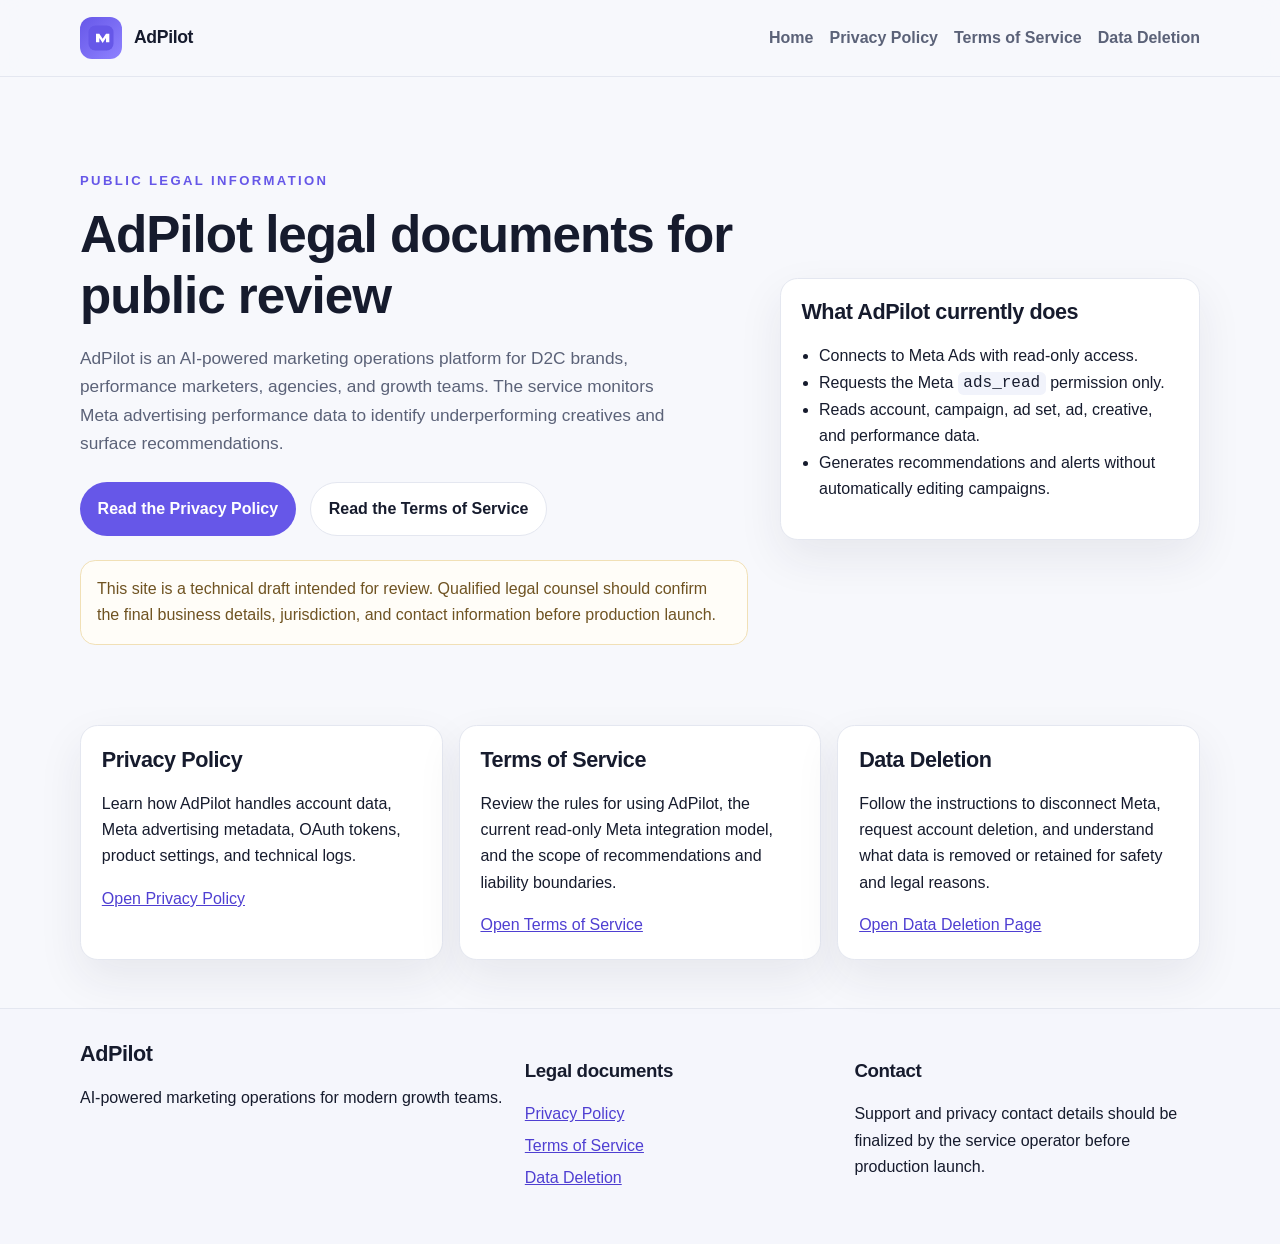
<file: index.html>
<!DOCTYPE html>
<html lang="en">

<head>
  <meta charset="UTF-8" />
  <meta name="viewport" content="width=device-width, initial-scale=1.0" />
  <meta name="description"
    content="AdPilot legal information, privacy policy, terms of service, and data deletion instructions." />
  <meta name="robots" content="index,follow" />
  <link rel="canonical" href="https://adpilot-legal.pages.dev/" />
  <link rel="icon" href="/assets/favicon.svg" type="image/svg+xml" />
  <link rel="stylesheet" href="/styles.css" />
  <title>AdPilot Legal Information</title>
</head>

<body>
  <header class="site-header">
    <div class="container nav-shell">
      <a class="brand" href="/" aria-label="AdPilot home">
        <img src="/assets/adpilot-mark.svg" alt="AdPilot mark" class="brand-mark" />
        <span class="brand-name">AdPilot</span>
      </a>
      <button class="nav-toggle" type="button" aria-expanded="false" aria-controls="site-nav">
        <span class="sr-only">Toggle navigation</span>
        <span></span><span></span><span></span>
      </button>
      <nav id="site-nav" class="site-nav" aria-label="Primary navigation">
        <a href="/">Home</a>
        <a href="/privacy/">Privacy Policy</a>
        <a href="/terms/">Terms of Service</a>
        <a href="/data-deletion/">Data Deletion</a>
      </nav>
    </div>
  </header>

  <main>
    <section class="hero">
      <div class="container hero-grid">
        <div>
          <p class="eyebrow">Public legal information</p>
          <h1>AdPilot legal documents for public review</h1>
          <p class="lead">
            AdPilot is an AI-powered marketing operations platform for D2C brands, performance marketers,
            agencies, and growth teams. The service monitors Meta advertising performance data to identify
            underperforming creatives and surface recommendations.
          </p>
          <div class="hero-actions">
            <a class="button primary" href="/privacy/">Read the Privacy Policy</a>
            <a class="button secondary" href="/terms/">Read the Terms of Service</a>
          </div>
          <p class="review-note">
            This site is a technical draft intended for review. Qualified legal counsel should confirm the
            final business details, jurisdiction, and contact information before production launch.
          </p>
        </div>
        <aside class="card spotlight">
          <h2>What AdPilot currently does</h2>
          <ul>
            <li>Connects to Meta Ads with read-only access.</li>
            <li>Requests the Meta <code>ads_read</code> permission only.</li>
            <li>Reads account, campaign, ad set, ad, creative, and performance data.</li>
            <li>Generates recommendations and alerts without automatically editing campaigns.</li>
          </ul>
        </aside>
      </div>
    </section>

    <section class="section">
      <div class="container card-grid">
        <article class="card">
          <h2>Privacy Policy</h2>
          <p>
            Learn how AdPilot handles account data, Meta advertising metadata, OAuth tokens, product settings,
            and technical logs.
          </p>
          <a href="/privacy/">Open Privacy Policy</a>
        </article>
        <article class="card">
          <h2>Terms of Service</h2>
          <p>
            Review the rules for using AdPilot, the current read-only Meta integration model, and the scope
            of recommendations and liability boundaries.
          </p>
          <a href="/terms/">Open Terms of Service</a>
        </article>
        <article class="card">
          <h2>Data Deletion</h2>
          <p>
            Follow the instructions to disconnect Meta, request account deletion, and understand what data is
            removed or retained for safety and legal reasons.
          </p>
          <a href="/data-deletion/">Open Data Deletion Page</a>
        </article>
      </div>
    </section>
  </main>

  <footer class="site-footer">
    <div class="container footer-grid">
      <div>
        <h2>AdPilot</h2>
        <p>AI-powered marketing operations for modern growth teams.</p>
      </div>
      <div>
        <h3>Legal documents</h3>
        <ul>
          <li><a href="/privacy/">Privacy Policy</a></li>
          <li><a href="/terms/">Terms of Service</a></li>
          <li><a href="/data-deletion/">Data Deletion</a></li>
        </ul>
      </div>
      <div>
        <h3>Contact</h3>
        <p>Support and privacy contact details should be finalized by the service operator before production launch.</p>
      </div>
    </div>
  </footer>

  <script src="/scripts.js"></script>
</body>

</html>
</file>
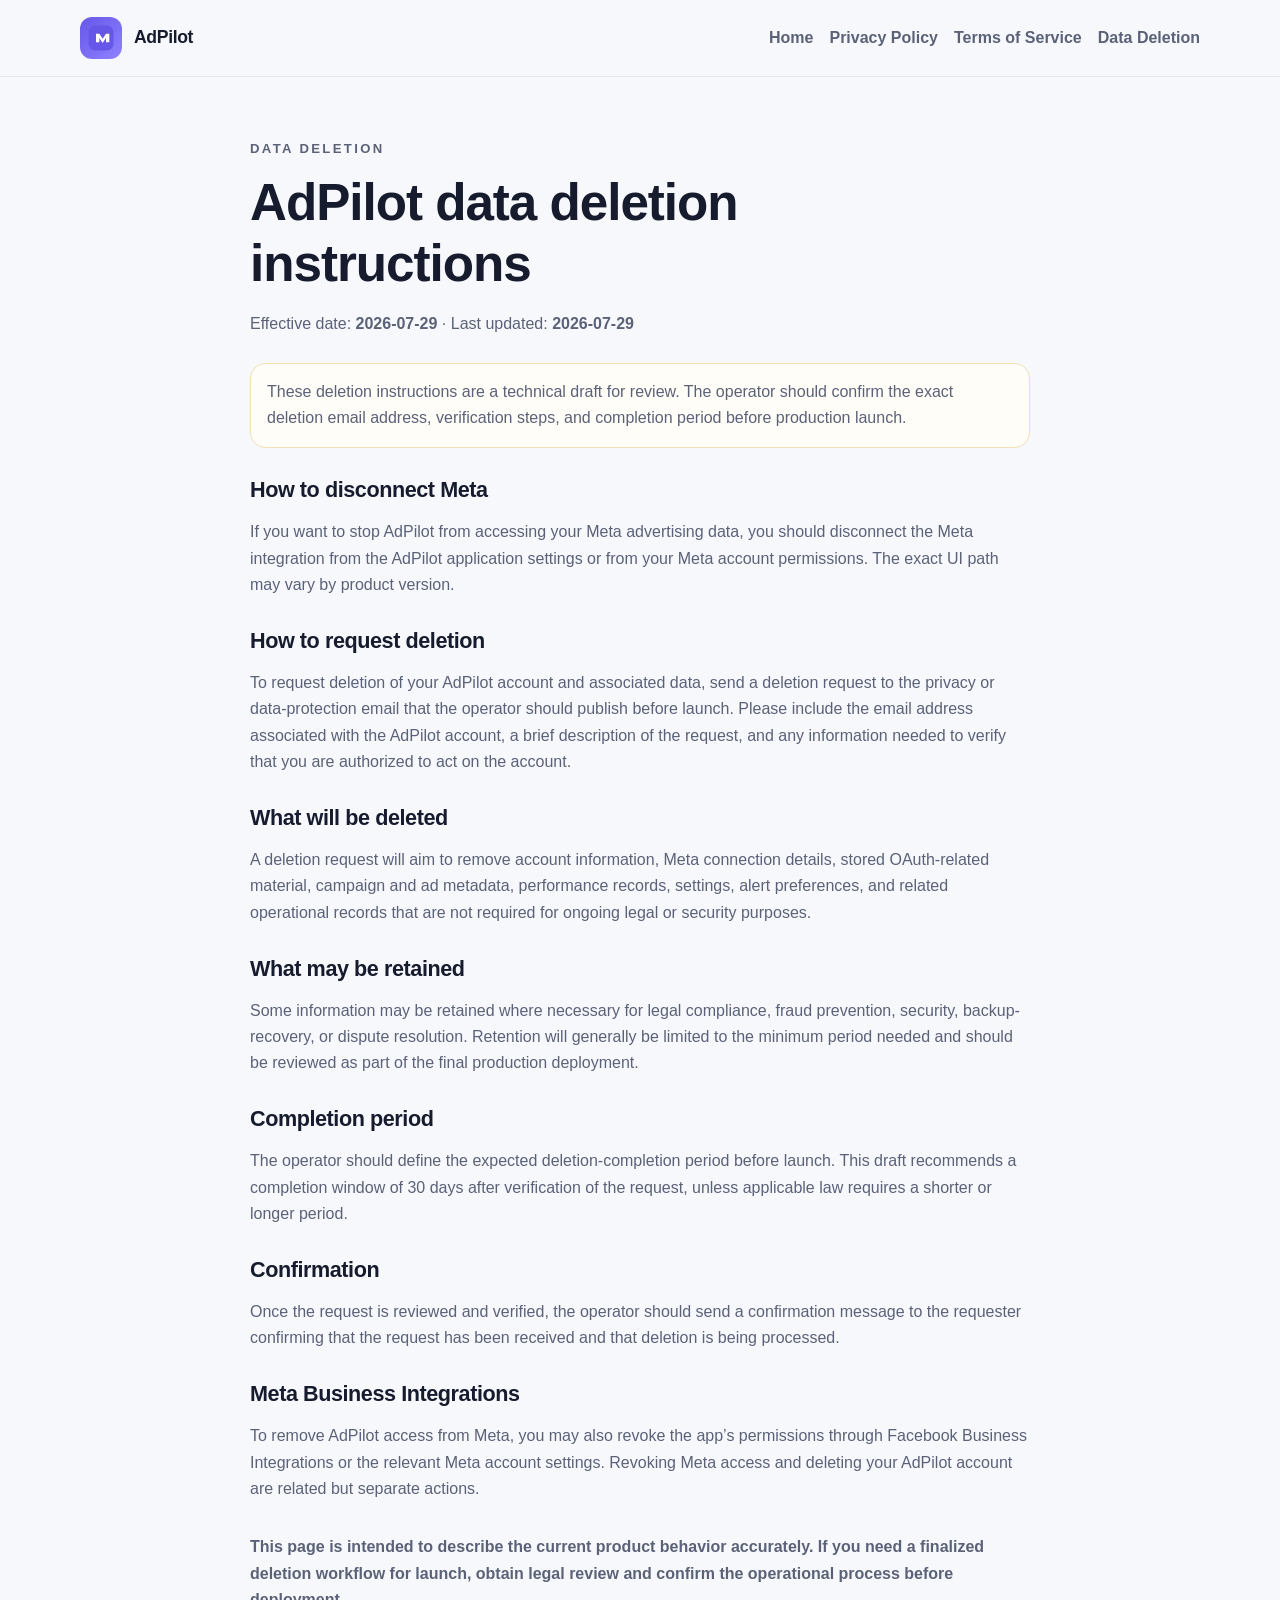
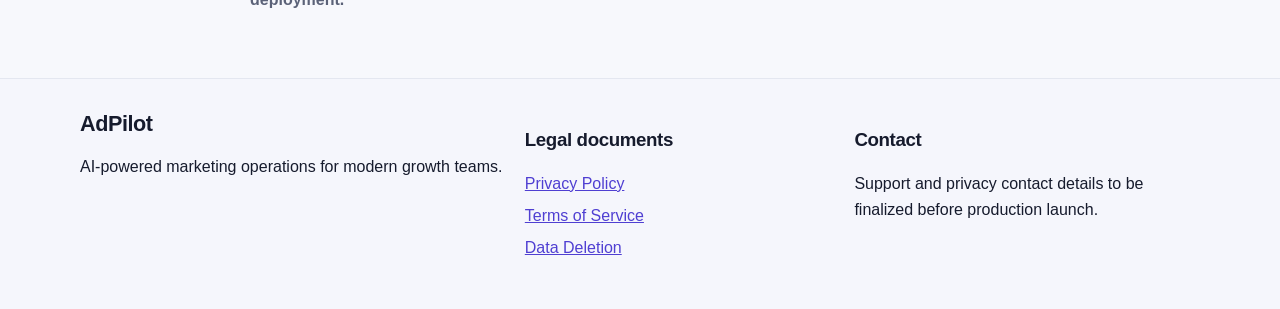
<file: data-deletion/index.html>
<!DOCTYPE html>
<html lang="en">

<head>
  <meta charset="UTF-8" />
  <meta name="viewport" content="width=device-width, initial-scale=1.0" />
  <meta name="description"
    content="AdPilot data deletion instructions for disconnecting Meta, requesting deletion, and understanding retention." />
  <meta name="robots" content="index,follow" />
  <link rel="canonical" href="https://adpilot-legal.pages.dev/data-deletion" />
  <link rel="icon" href="/assets/favicon.svg" type="image/svg+xml" />
  <link rel="stylesheet" href="/styles.css" />
  <title>AdPilot Data Deletion</title>
</head>

<body>
  <header class="site-header">
    <div class="container nav-shell">
      <a class="brand" href="/" aria-label="AdPilot home">
        <img src="/assets/adpilot-mark.svg" alt="AdPilot mark" class="brand-mark" />
        <span class="brand-name">AdPilot</span>
      </a>
      <button class="nav-toggle" type="button" aria-expanded="false" aria-controls="site-nav">
        <span class="sr-only">Toggle navigation</span>
        <span></span><span></span><span></span>
      </button>
      <nav id="site-nav" class="site-nav" aria-label="Primary navigation">
        <a href="/">Home</a>
        <a href="/privacy/">Privacy Policy</a>
        <a href="/terms/">Terms of Service</a>
        <a href="/data-deletion/">Data Deletion</a>
      </nav>
    </div>
  </header>

  <main class="policy-page">
    <div class="container narrow">
      <p class="eyebrow">Data Deletion</p>
      <h1>AdPilot data deletion instructions</h1>
      <p class="meta">Effective date: <strong>2026-07-29</strong> · Last updated: <strong>2026-07-29</strong></p>
      <p class="review-note">
        These deletion instructions are a technical draft for review. The operator should confirm the exact
        deletion email address, verification steps, and completion period before production launch.
      </p>

      <h2>How to disconnect Meta</h2>
      <p>
        If you want to stop AdPilot from accessing your Meta advertising data, you should disconnect the Meta
        integration from the AdPilot application settings or from your Meta account permissions. The exact UI
        path may vary by product version.
      </p>

      <h2>How to request deletion</h2>
      <p>
        To request deletion of your AdPilot account and associated data, send a deletion request to the privacy
        or data-protection email that the operator should publish before launch. Please include the email address
        associated with the AdPilot account, a brief description of the request, and any information needed to
        verify that you are authorized to act on the account.
      </p>

      <h2>What will be deleted</h2>
      <p>
        A deletion request will aim to remove account information, Meta connection details, stored OAuth-related
        material, campaign and ad metadata, performance records, settings, alert preferences, and related
        operational records that are not required for ongoing legal or security purposes.
      </p>

      <h2>What may be retained</h2>
      <p>
        Some information may be retained where necessary for legal compliance, fraud prevention, security,
        backup-recovery, or dispute resolution. Retention will generally be limited to the minimum period needed
        and should be reviewed as part of the final production deployment.
      </p>

      <h2>Completion period</h2>
      <p>
        The operator should define the expected deletion-completion period before launch. This draft recommends a
        completion window of 30 days after verification of the request, unless applicable law requires a shorter
        or longer period.
      </p>

      <h2>Confirmation</h2>
      <p>
        Once the request is reviewed and verified, the operator should send a confirmation message to the
        requester confirming that the request has been received and that deletion is being processed.
      </p>

      <h2>Meta Business Integrations</h2>
      <p>
        To remove AdPilot access from Meta, you may also revoke the app’s permissions through Facebook Business
        Integrations or the relevant Meta account settings. Revoking Meta access and deleting your AdPilot
        account are related but separate actions.
      </p>

      <p class="closing">
        This page is intended to describe the current product behavior accurately. If you need a finalized
        deletion workflow for launch, obtain legal review and confirm the operational process before deployment.
      </p>
    </div>
  </main>

  <footer class="site-footer">
    <div class="container footer-grid">
      <div>
        <h2>AdPilot</h2>
        <p>AI-powered marketing operations for modern growth teams.</p>
      </div>
      <div>
        <h3>Legal documents</h3>
        <ul>
          <li><a href="/privacy/">Privacy Policy</a></li>
          <li><a href="/terms/">Terms of Service</a></li>
          <li><a href="/data-deletion/">Data Deletion</a></li>
        </ul>
      </div>
      <div>
        <h3>Contact</h3>
        <p>Support and privacy contact details to be finalized before production launch.</p>
      </div>
    </div>
  </footer>

  <script src="/scripts.js"></script>
</body>

</html>
</file>
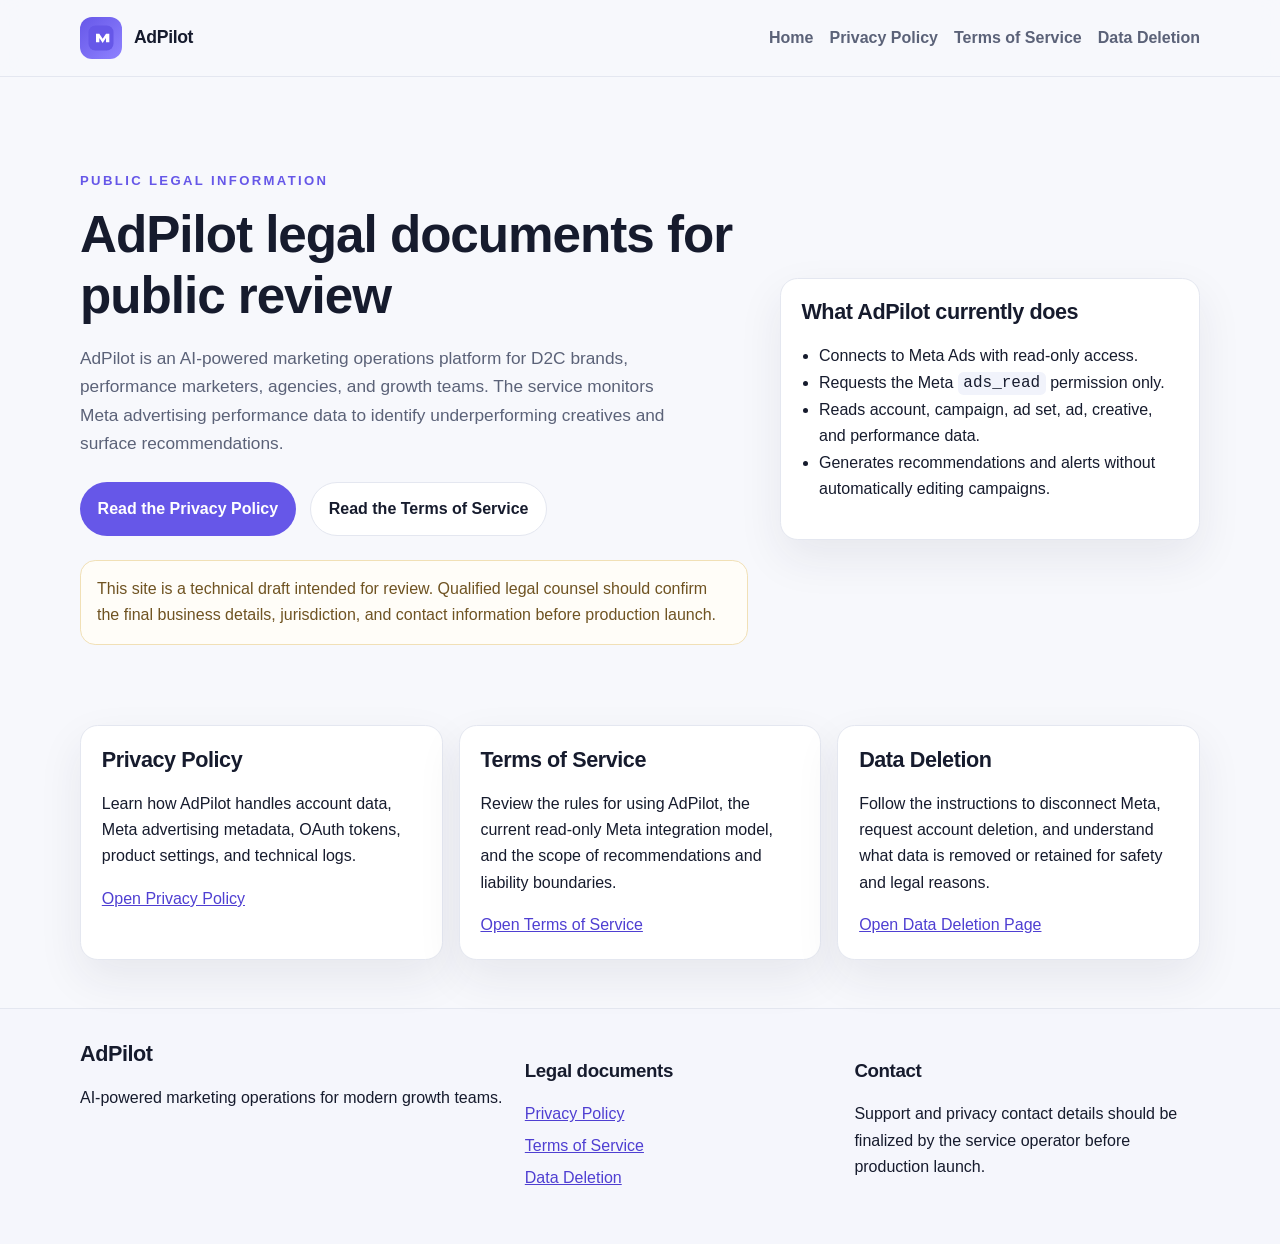
<file: legal-site/index.html>
<!DOCTYPE html>
<html lang="en">

<head>
  <meta charset="UTF-8" />
  <meta name="viewport" content="width=device-width, initial-scale=1.0" />
  <meta name="description"
    content="AdPilot legal information, privacy policy, terms of service, and data deletion instructions." />
  <meta name="robots" content="index,follow" />
  <link rel="canonical" href="https://prashanth-reddy8.github.io/AdPilotWebsite/" />
  <link rel="icon" href="assets/favicon.svg" type="image/svg+xml" />
  <link rel="stylesheet" href="styles.css" />
  <title>AdPilot Legal Information</title>
</head>

<body>
  <header class="site-header">
    <div class="container nav-shell">
      <a class="brand" href="./" aria-label="AdPilot home">
        <img src="assets/adpilot-mark.svg" alt="AdPilot mark" class="brand-mark" />
        <span class="brand-name">AdPilot</span>
      </a>
      <button class="nav-toggle" type="button" aria-expanded="false" aria-controls="site-nav">
        <span class="sr-only">Toggle navigation</span>
        <span></span><span></span><span></span>
      </button>
      <nav id="site-nav" class="site-nav" aria-label="Primary navigation">
        <a href="./">Home</a>
        <a href="privacy/">Privacy Policy</a>
        <a href="terms/">Terms of Service</a>
        <a href="data-deletion/">Data Deletion</a>
      </nav>
    </div>
  </header>

  <main>
    <section class="hero">
      <div class="container hero-grid">
        <div>
          <p class="eyebrow">Public legal information</p>
          <h1>AdPilot legal documents for public review</h1>
          <p class="lead">
            AdPilot is an AI-powered marketing operations platform for D2C brands, performance marketers,
            agencies, and growth teams. The service monitors Meta advertising performance data to identify
            underperforming creatives and surface recommendations.
          </p>
          <div class="hero-actions">
            <a class="button primary" href="privacy/">Read the Privacy Policy</a>
            <a class="button secondary" href="terms/">Read the Terms of Service</a>
          </div>
          <p class="review-note">
            This site is a technical draft intended for review. Qualified legal counsel should confirm the
            final business details, jurisdiction, and contact information before production launch.
          </p>
        </div>
        <aside class="card spotlight">
          <h2>What AdPilot currently does</h2>
          <ul>
            <li>Connects to Meta Ads with read-only access.</li>
            <li>Requests the Meta <code>ads_read</code> permission only.</li>
            <li>Reads account, campaign, ad set, ad, creative, and performance data.</li>
            <li>Generates recommendations and alerts without automatically editing campaigns.</li>
          </ul>
        </aside>
      </div>
    </section>

    <section class="section">
      <div class="container card-grid">
        <article class="card">
          <h2>Privacy Policy</h2>
          <p>
            Learn how AdPilot handles account data, Meta advertising metadata, OAuth tokens, product settings,
            and technical logs.
          </p>
          <a href="privacy/">Open Privacy Policy</a>
        </article>
        <article class="card">
          <h2>Terms of Service</h2>
          <p>
            Review the rules for using AdPilot, the current read-only Meta integration model, and the scope
            of recommendations and liability boundaries.
          </p>
          <a href="terms/">Open Terms of Service</a>
        </article>
        <article class="card">
          <h2>Data Deletion</h2>
          <p>
            Follow the instructions to disconnect Meta, request account deletion, and understand what data is
            removed or retained for safety and legal reasons.
          </p>
          <a href="data-deletion/">Open Data Deletion Page</a>
        </article>
      </div>
    </section>
  </main>

  <footer class="site-footer">
    <div class="container footer-grid">
      <div>
        <h2>AdPilot</h2>
        <p>AI-powered marketing operations for modern growth teams.</p>
      </div>
      <div>
        <h3>Legal documents</h3>
        <ul>
          <li><a href="privacy/">Privacy Policy</a></li>
          <li><a href="terms/">Terms of Service</a></li>
          <li><a href="data-deletion/">Data Deletion</a></li>
        </ul>
      </div>
      <div>
        <h3>Contact</h3>
        <p>Support and privacy contact details should be finalized by the service operator before production launch.</p>
      </div>
    </div>
  </footer>

  <script src="scripts.js"></script>
</body>

</html>
</file>
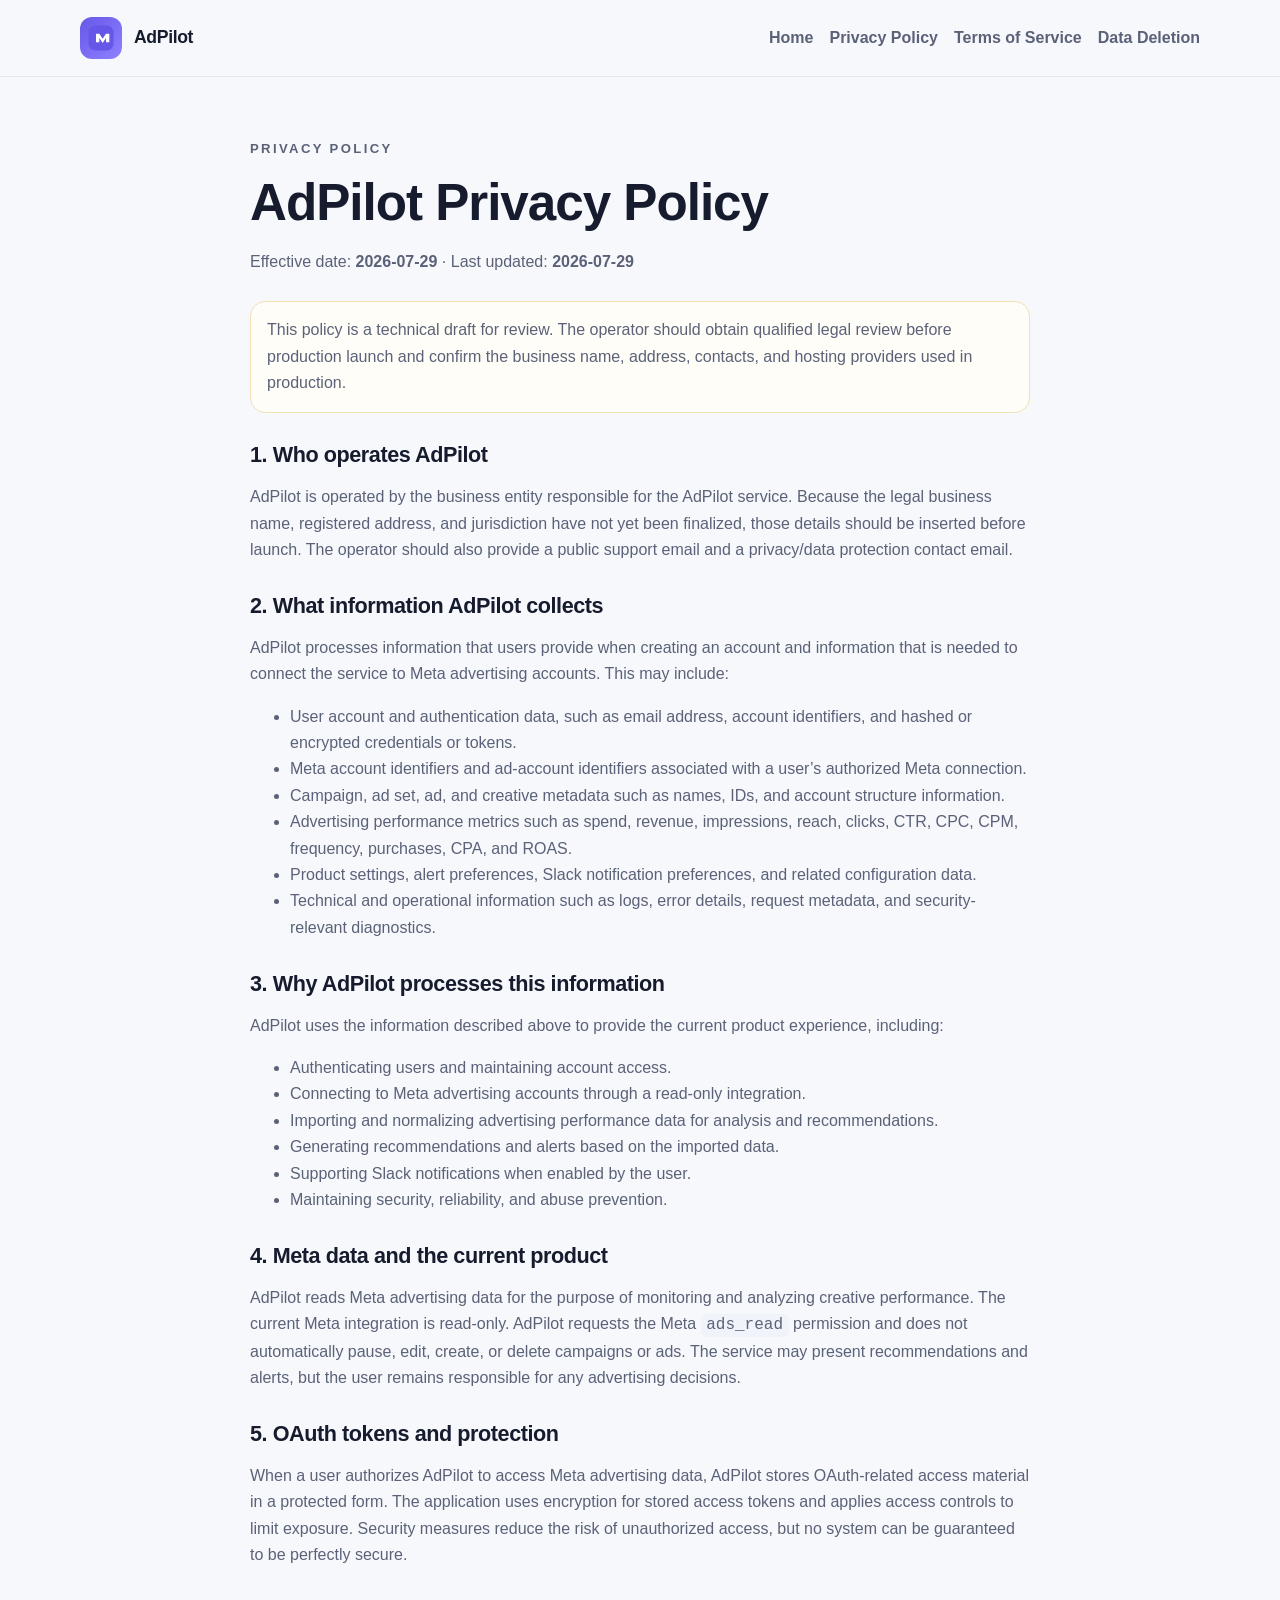
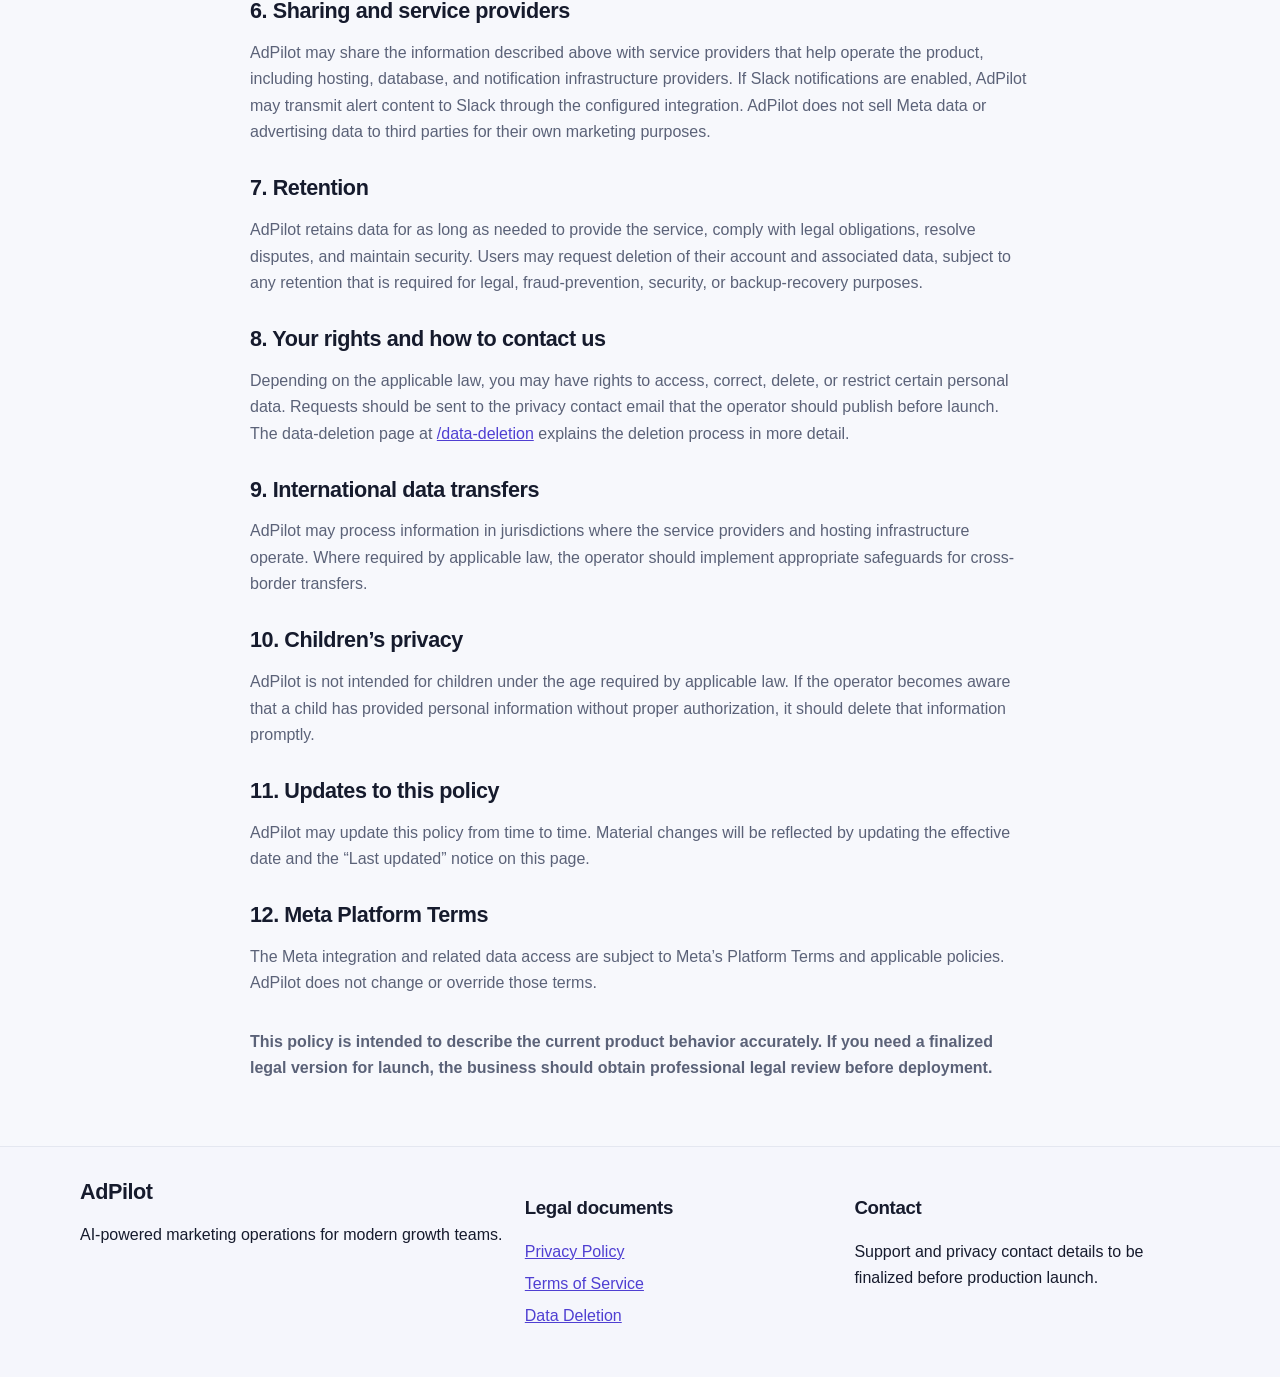
<file: privacy/index.html>
<!DOCTYPE html>
<html lang="en">

<head>
  <meta charset="UTF-8" />
  <meta name="viewport" content="width=device-width, initial-scale=1.0" />
  <meta name="description"
    content="AdPilot Privacy Policy describing data collected, processing purposes, retention, and user rights." />
  <meta name="robots" content="index,follow" />
  <link rel="canonical" href="https://adpilot-legal.pages.dev/privacy" />
  <link rel="icon" href="/assets/favicon.svg" type="image/svg+xml" />
  <link rel="stylesheet" href="/styles.css" />
  <title>AdPilot Privacy Policy</title>
</head>

<body>
  <header class="site-header">
    <div class="container nav-shell">
      <a class="brand" href="/" aria-label="AdPilot home">
        <img src="/assets/adpilot-mark.svg" alt="AdPilot mark" class="brand-mark" />
        <span class="brand-name">AdPilot</span>
      </a>
      <button class="nav-toggle" type="button" aria-expanded="false" aria-controls="site-nav">
        <span class="sr-only">Toggle navigation</span>
        <span></span><span></span><span></span>
      </button>
      <nav id="site-nav" class="site-nav" aria-label="Primary navigation">
        <a href="/">Home</a>
        <a href="/privacy/">Privacy Policy</a>
        <a href="/terms/">Terms of Service</a>
        <a href="/data-deletion/">Data Deletion</a>
      </nav>
    </div>
  </header>

  <main class="policy-page">
    <div class="container narrow">
      <p class="eyebrow">Privacy Policy</p>
      <h1>AdPilot Privacy Policy</h1>
      <p class="meta">Effective date: <strong>2026-07-29</strong> · Last updated: <strong>2026-07-29</strong></p>
      <p class="review-note">
        This policy is a technical draft for review. The operator should obtain qualified legal review before
        production launch and confirm the business name, address, contacts, and hosting providers used in
        production.
      </p>

      <h2>1. Who operates AdPilot</h2>
      <p>
        AdPilot is operated by the business entity responsible for the AdPilot service. Because the legal
        business name, registered address, and jurisdiction have not yet been finalized, those details should
        be inserted before launch. The operator should also provide a public support email and a privacy/data
        protection contact email.
      </p>

      <h2>2. What information AdPilot collects</h2>
      <p>
        AdPilot processes information that users provide when creating an account and information that is
        needed to connect the service to Meta advertising accounts. This may include:
      </p>
      <ul>
        <li>User account and authentication data, such as email address, account identifiers, and hashed or encrypted
          credentials or tokens.</li>
        <li>Meta account identifiers and ad-account identifiers associated with a user’s authorized Meta connection.
        </li>
        <li>Campaign, ad set, ad, and creative metadata such as names, IDs, and account structure information.</li>
        <li>Advertising performance metrics such as spend, revenue, impressions, reach, clicks, CTR, CPC, CPM,
          frequency, purchases, CPA, and ROAS.</li>
        <li>Product settings, alert preferences, Slack notification preferences, and related configuration data.</li>
        <li>Technical and operational information such as logs, error details, request metadata, and security-relevant
          diagnostics.</li>
      </ul>

      <h2>3. Why AdPilot processes this information</h2>
      <p>
        AdPilot uses the information described above to provide the current product experience, including:
      </p>
      <ul>
        <li>Authenticating users and maintaining account access.</li>
        <li>Connecting to Meta advertising accounts through a read-only integration.</li>
        <li>Importing and normalizing advertising performance data for analysis and recommendations.</li>
        <li>Generating recommendations and alerts based on the imported data.</li>
        <li>Supporting Slack notifications when enabled by the user.</li>
        <li>Maintaining security, reliability, and abuse prevention.</li>
      </ul>

      <h2>4. Meta data and the current product</h2>
      <p>
        AdPilot reads Meta advertising data for the purpose of monitoring and analyzing creative performance.
        The current Meta integration is read-only. AdPilot requests the Meta <code>ads_read</code> permission
        and does not automatically pause, edit, create, or delete campaigns or ads. The service may present
        recommendations and alerts, but the user remains responsible for any advertising decisions.
      </p>

      <h2>5. OAuth tokens and protection</h2>
      <p>
        When a user authorizes AdPilot to access Meta advertising data, AdPilot stores OAuth-related access
        material in a protected form. The application uses encryption for stored access tokens and applies
        access controls to limit exposure. Security measures reduce the risk of unauthorized access, but no
        system can be guaranteed to be perfectly secure.
      </p>

      <h2>6. Sharing and service providers</h2>
      <p>
        AdPilot may share the information described above with service providers that help operate the product,
        including hosting, database, and notification infrastructure providers. If Slack notifications are enabled,
        AdPilot may transmit alert content to Slack through the configured integration. AdPilot does not sell Meta
        data or advertising data to third parties for their own marketing purposes.
      </p>

      <h2>7. Retention</h2>
      <p>
        AdPilot retains data for as long as needed to provide the service, comply with legal obligations,
        resolve disputes, and maintain security. Users may request deletion of their account and associated data,
        subject to any retention that is required for legal, fraud-prevention, security, or backup-recovery
        purposes.
      </p>

      <h2>8. Your rights and how to contact us</h2>
      <p>
        Depending on the applicable law, you may have rights to access, correct, delete, or restrict certain
        personal data. Requests should be sent to the privacy contact email that the operator should publish
        before launch. The data-deletion page at <a href="/data-deletion/">/data-deletion</a> explains the
        deletion process in more detail.
      </p>

      <h2>9. International data transfers</h2>
      <p>
        AdPilot may process information in jurisdictions where the service providers and hosting infrastructure
        operate. Where required by applicable law, the operator should implement appropriate safeguards for
        cross-border transfers.
      </p>

      <h2>10. Children’s privacy</h2>
      <p>
        AdPilot is not intended for children under the age required by applicable law. If the operator becomes
        aware that a child has provided personal information without proper authorization, it should delete that
        information promptly.
      </p>

      <h2>11. Updates to this policy</h2>
      <p>
        AdPilot may update this policy from time to time. Material changes will be reflected by updating the
        effective date and the “Last updated” notice on this page.
      </p>

      <h2>12. Meta Platform Terms</h2>
      <p>
        The Meta integration and related data access are subject to Meta’s Platform Terms and applicable policies.
        AdPilot does not change or override those terms.
      </p>

      <p class="closing">
        This policy is intended to describe the current product behavior accurately. If you need a finalized
        legal version for launch, the business should obtain professional legal review before deployment.
      </p>
    </div>
  </main>

  <footer class="site-footer">
    <div class="container footer-grid">
      <div>
        <h2>AdPilot</h2>
        <p>AI-powered marketing operations for modern growth teams.</p>
      </div>
      <div>
        <h3>Legal documents</h3>
        <ul>
          <li><a href="/privacy/">Privacy Policy</a></li>
          <li><a href="/terms/">Terms of Service</a></li>
          <li><a href="/data-deletion/">Data Deletion</a></li>
        </ul>
      </div>
      <div>
        <h3>Contact</h3>
        <p>Support and privacy contact details to be finalized before production launch.</p>
      </div>
    </div>
  </footer>

  <script src="/scripts.js"></script>
</body>

</html>
</file>
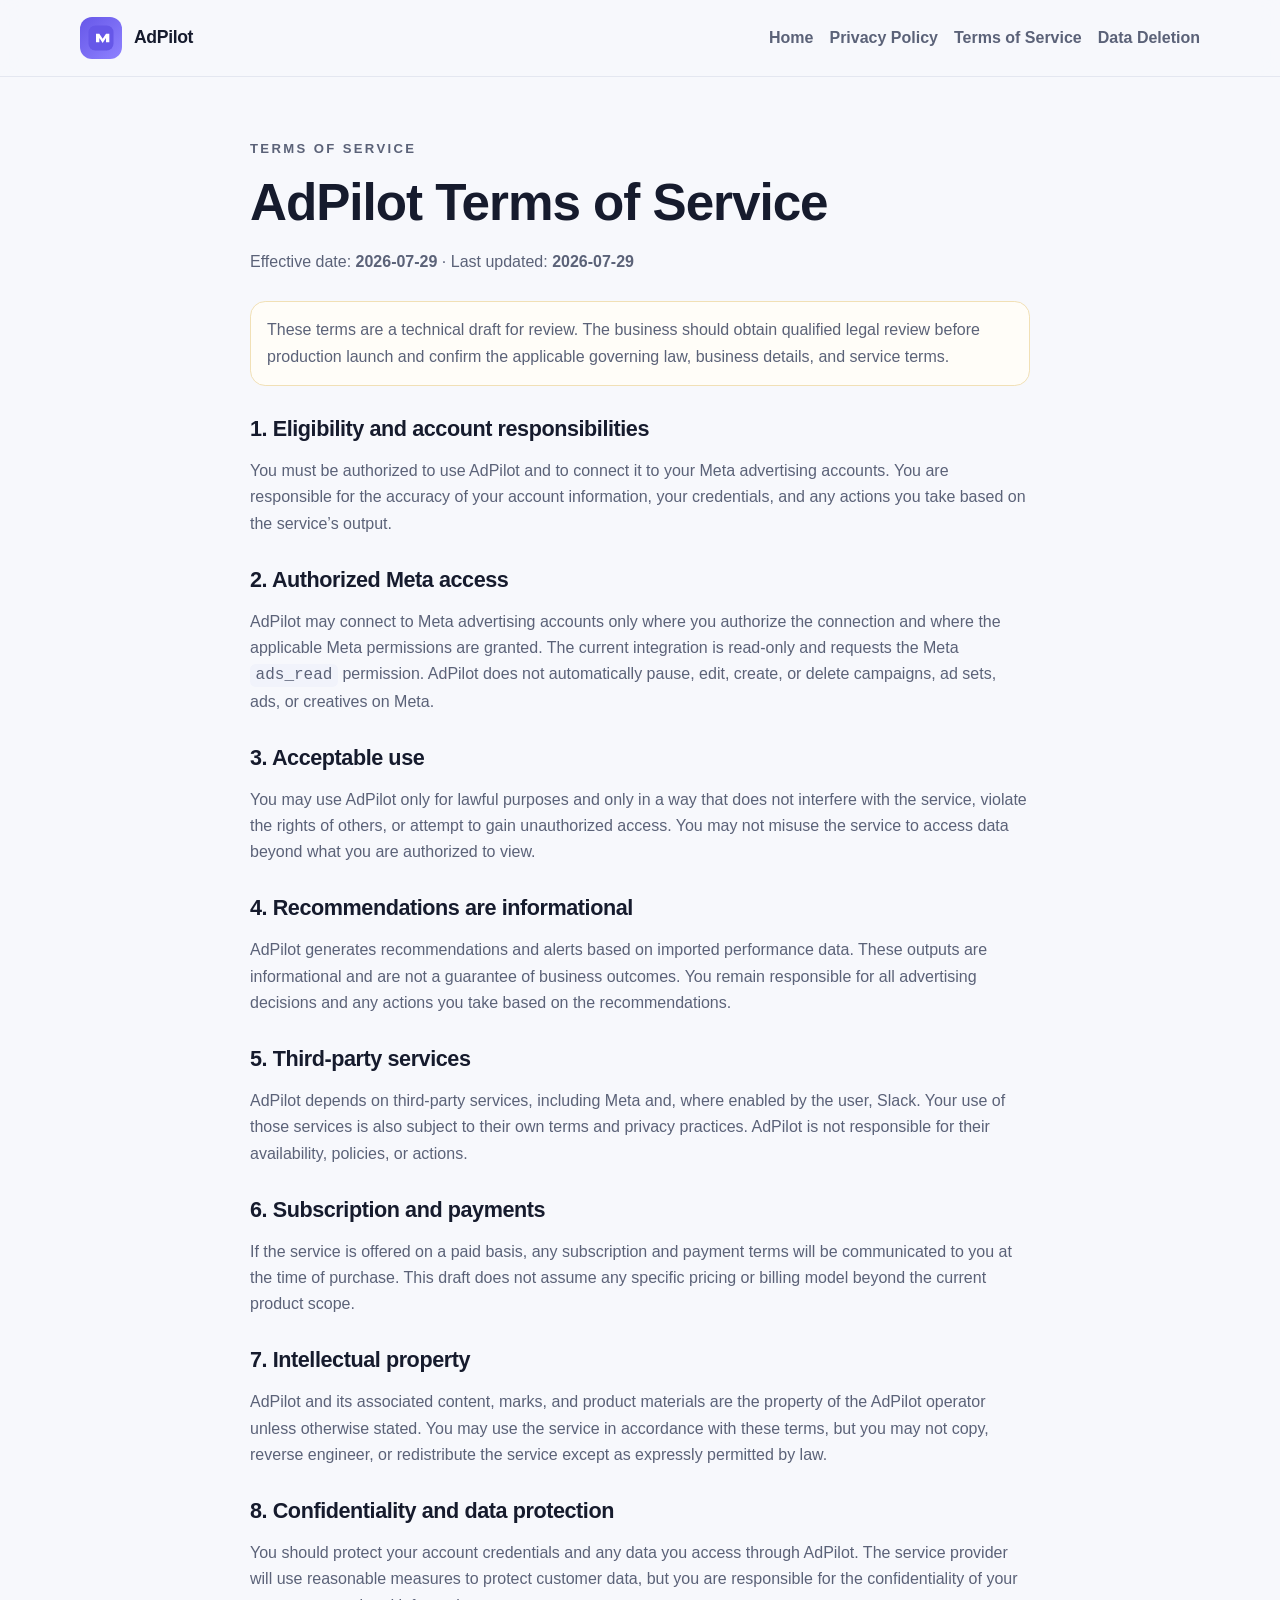
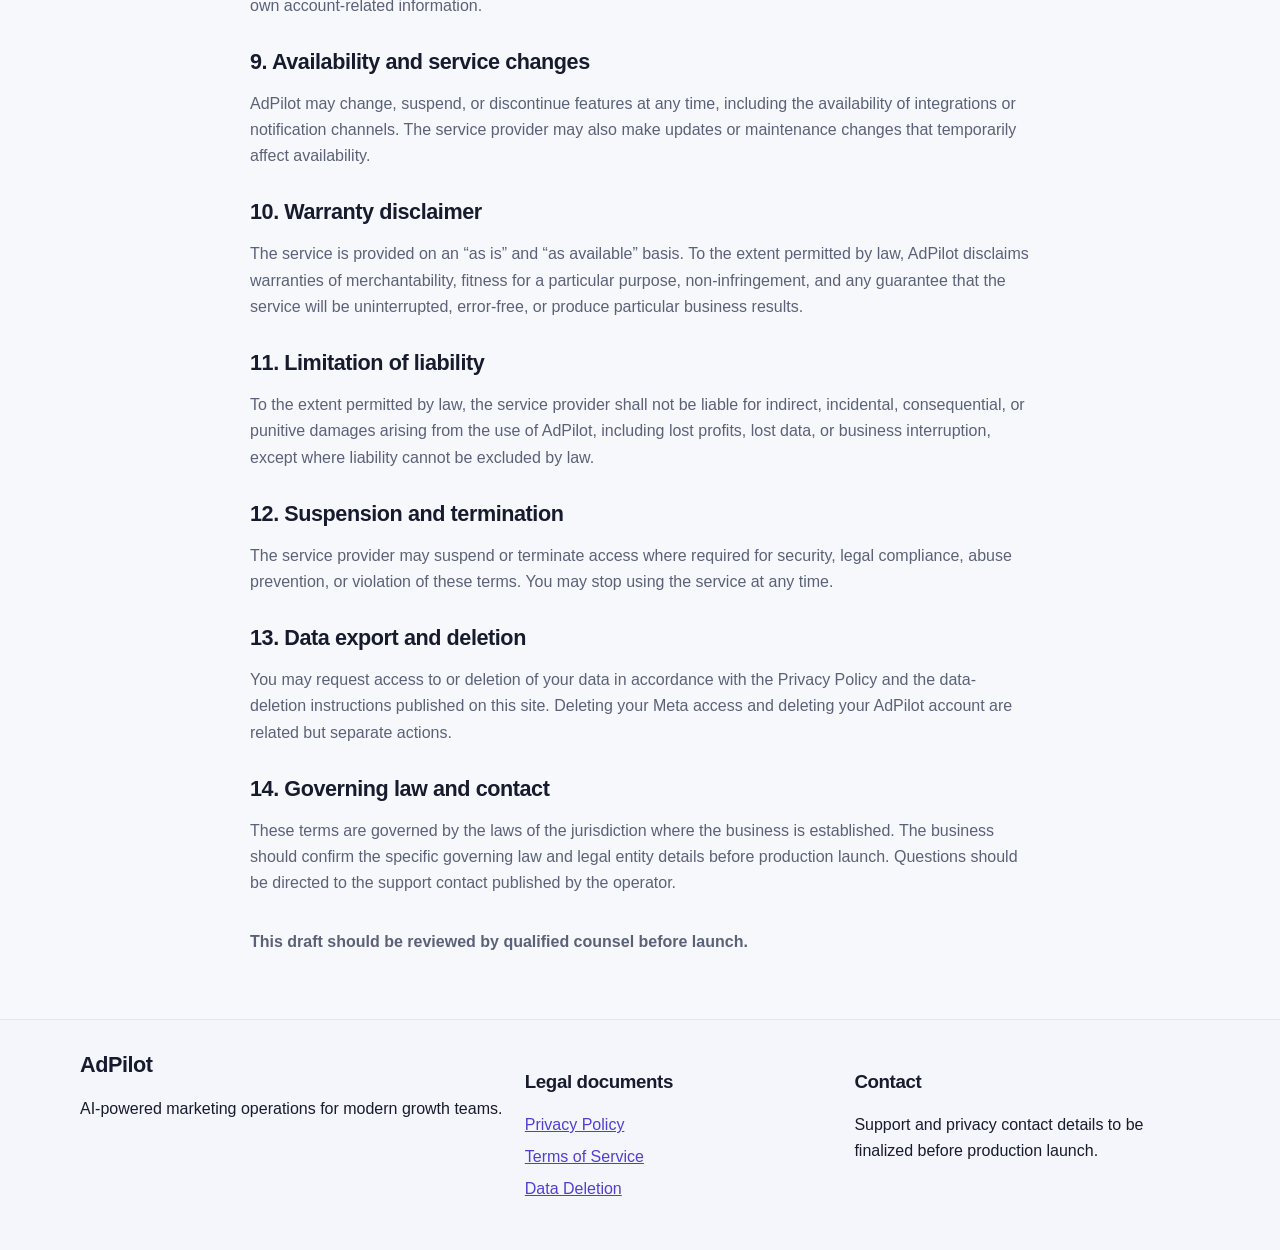
<file: terms/index.html>
<!DOCTYPE html>
<html lang="en">

<head>
  <meta charset="UTF-8" />
  <meta name="viewport" content="width=device-width, initial-scale=1.0" />
  <meta name="description"
    content="AdPilot Terms of Service covering account use, Meta access, recommendations, and liability." />
  <meta name="robots" content="index,follow" />
  <link rel="canonical" href="https://adpilot-legal.pages.dev/terms" />
  <link rel="icon" href="/assets/favicon.svg" type="image/svg+xml" />
  <link rel="stylesheet" href="/styles.css" />
  <title>AdPilot Terms of Service</title>
</head>

<body>
  <header class="site-header">
    <div class="container nav-shell">
      <a class="brand" href="/" aria-label="AdPilot home">
        <img src="/assets/adpilot-mark.svg" alt="AdPilot mark" class="brand-mark" />
        <span class="brand-name">AdPilot</span>
      </a>
      <button class="nav-toggle" type="button" aria-expanded="false" aria-controls="site-nav">
        <span class="sr-only">Toggle navigation</span>
        <span></span><span></span><span></span>
      </button>
      <nav id="site-nav" class="site-nav" aria-label="Primary navigation">
        <a href="/">Home</a>
        <a href="/privacy/">Privacy Policy</a>
        <a href="/terms/">Terms of Service</a>
        <a href="/data-deletion/">Data Deletion</a>
      </nav>
    </div>
  </header>

  <main class="policy-page">
    <div class="container narrow">
      <p class="eyebrow">Terms of Service</p>
      <h1>AdPilot Terms of Service</h1>
      <p class="meta">Effective date: <strong>2026-07-29</strong> · Last updated: <strong>2026-07-29</strong></p>
      <p class="review-note">
        These terms are a technical draft for review. The business should obtain qualified legal review before
        production launch and confirm the applicable governing law, business details, and service terms.
      </p>

      <h2>1. Eligibility and account responsibilities</h2>
      <p>
        You must be authorized to use AdPilot and to connect it to your Meta advertising accounts. You are
        responsible for the accuracy of your account information, your credentials, and any actions you take
        based on the service’s output.
      </p>

      <h2>2. Authorized Meta access</h2>
      <p>
        AdPilot may connect to Meta advertising accounts only where you authorize the connection and where the
        applicable Meta permissions are granted. The current integration is read-only and requests the
        Meta <code>ads_read</code> permission. AdPilot does not automatically pause, edit, create, or delete
        campaigns, ad sets, ads, or creatives on Meta.
      </p>

      <h2>3. Acceptable use</h2>
      <p>
        You may use AdPilot only for lawful purposes and only in a way that does not interfere with the service,
        violate the rights of others, or attempt to gain unauthorized access. You may not misuse the service to
        access data beyond what you are authorized to view.
      </p>

      <h2>4. Recommendations are informational</h2>
      <p>
        AdPilot generates recommendations and alerts based on imported performance data. These outputs are
        informational and are not a guarantee of business outcomes. You remain responsible for all advertising
        decisions and any actions you take based on the recommendations.
      </p>

      <h2>5. Third-party services</h2>
      <p>
        AdPilot depends on third-party services, including Meta and, where enabled by the user, Slack. Your use
        of those services is also subject to their own terms and privacy practices. AdPilot is not responsible
        for their availability, policies, or actions.
      </p>

      <h2>6. Subscription and payments</h2>
      <p>
        If the service is offered on a paid basis, any subscription and payment terms will be communicated to you
        at the time of purchase. This draft does not assume any specific pricing or billing model beyond the
        current product scope.
      </p>

      <h2>7. Intellectual property</h2>
      <p>
        AdPilot and its associated content, marks, and product materials are the property of the AdPilot operator
        unless otherwise stated. You may use the service in accordance with these terms, but you may not copy,
        reverse engineer, or redistribute the service except as expressly permitted by law.
      </p>

      <h2>8. Confidentiality and data protection</h2>
      <p>
        You should protect your account credentials and any data you access through AdPilot. The service provider
        will use reasonable measures to protect customer data, but you are responsible for the confidentiality of
        your own account-related information.
      </p>

      <h2>9. Availability and service changes</h2>
      <p>
        AdPilot may change, suspend, or discontinue features at any time, including the availability of
        integrations or notification channels. The service provider may also make updates or maintenance changes
        that temporarily affect availability.
      </p>

      <h2>10. Warranty disclaimer</h2>
      <p>
        The service is provided on an “as is” and “as available” basis. To the extent permitted by law, AdPilot
        disclaims warranties of merchantability, fitness for a particular purpose, non-infringement, and any
        guarantee that the service will be uninterrupted, error-free, or produce particular business results.
      </p>

      <h2>11. Limitation of liability</h2>
      <p>
        To the extent permitted by law, the service provider shall not be liable for indirect, incidental,
        consequential, or punitive damages arising from the use of AdPilot, including lost profits, lost data,
        or business interruption, except where liability cannot be excluded by law.
      </p>

      <h2>12. Suspension and termination</h2>
      <p>
        The service provider may suspend or terminate access where required for security, legal compliance,
        abuse prevention, or violation of these terms. You may stop using the service at any time.
      </p>

      <h2>13. Data export and deletion</h2>
      <p>
        You may request access to or deletion of your data in accordance with the Privacy Policy and the
        data-deletion instructions published on this site. Deleting your Meta access and deleting your AdPilot
        account are related but separate actions.
      </p>

      <h2>14. Governing law and contact</h2>
      <p>
        These terms are governed by the laws of the jurisdiction where the business is established. The
        business should confirm the specific governing law and legal entity details before production launch.
        Questions should be directed to the support contact published by the operator.
      </p>

      <p class="closing">
        This draft should be reviewed by qualified counsel before launch.
      </p>
    </div>
  </main>

  <footer class="site-footer">
    <div class="container footer-grid">
      <div>
        <h2>AdPilot</h2>
        <p>AI-powered marketing operations for modern growth teams.</p>
      </div>
      <div>
        <h3>Legal documents</h3>
        <ul>
          <li><a href="/privacy/">Privacy Policy</a></li>
          <li><a href="/terms/">Terms of Service</a></li>
          <li><a href="/data-deletion/">Data Deletion</a></li>
        </ul>
      </div>
      <div>
        <h3>Contact</h3>
        <p>Support and privacy contact details to be finalized before production launch.</p>
      </div>
    </div>
  </footer>

  <script src="/scripts.js"></script>
</body>

</html>
</file>
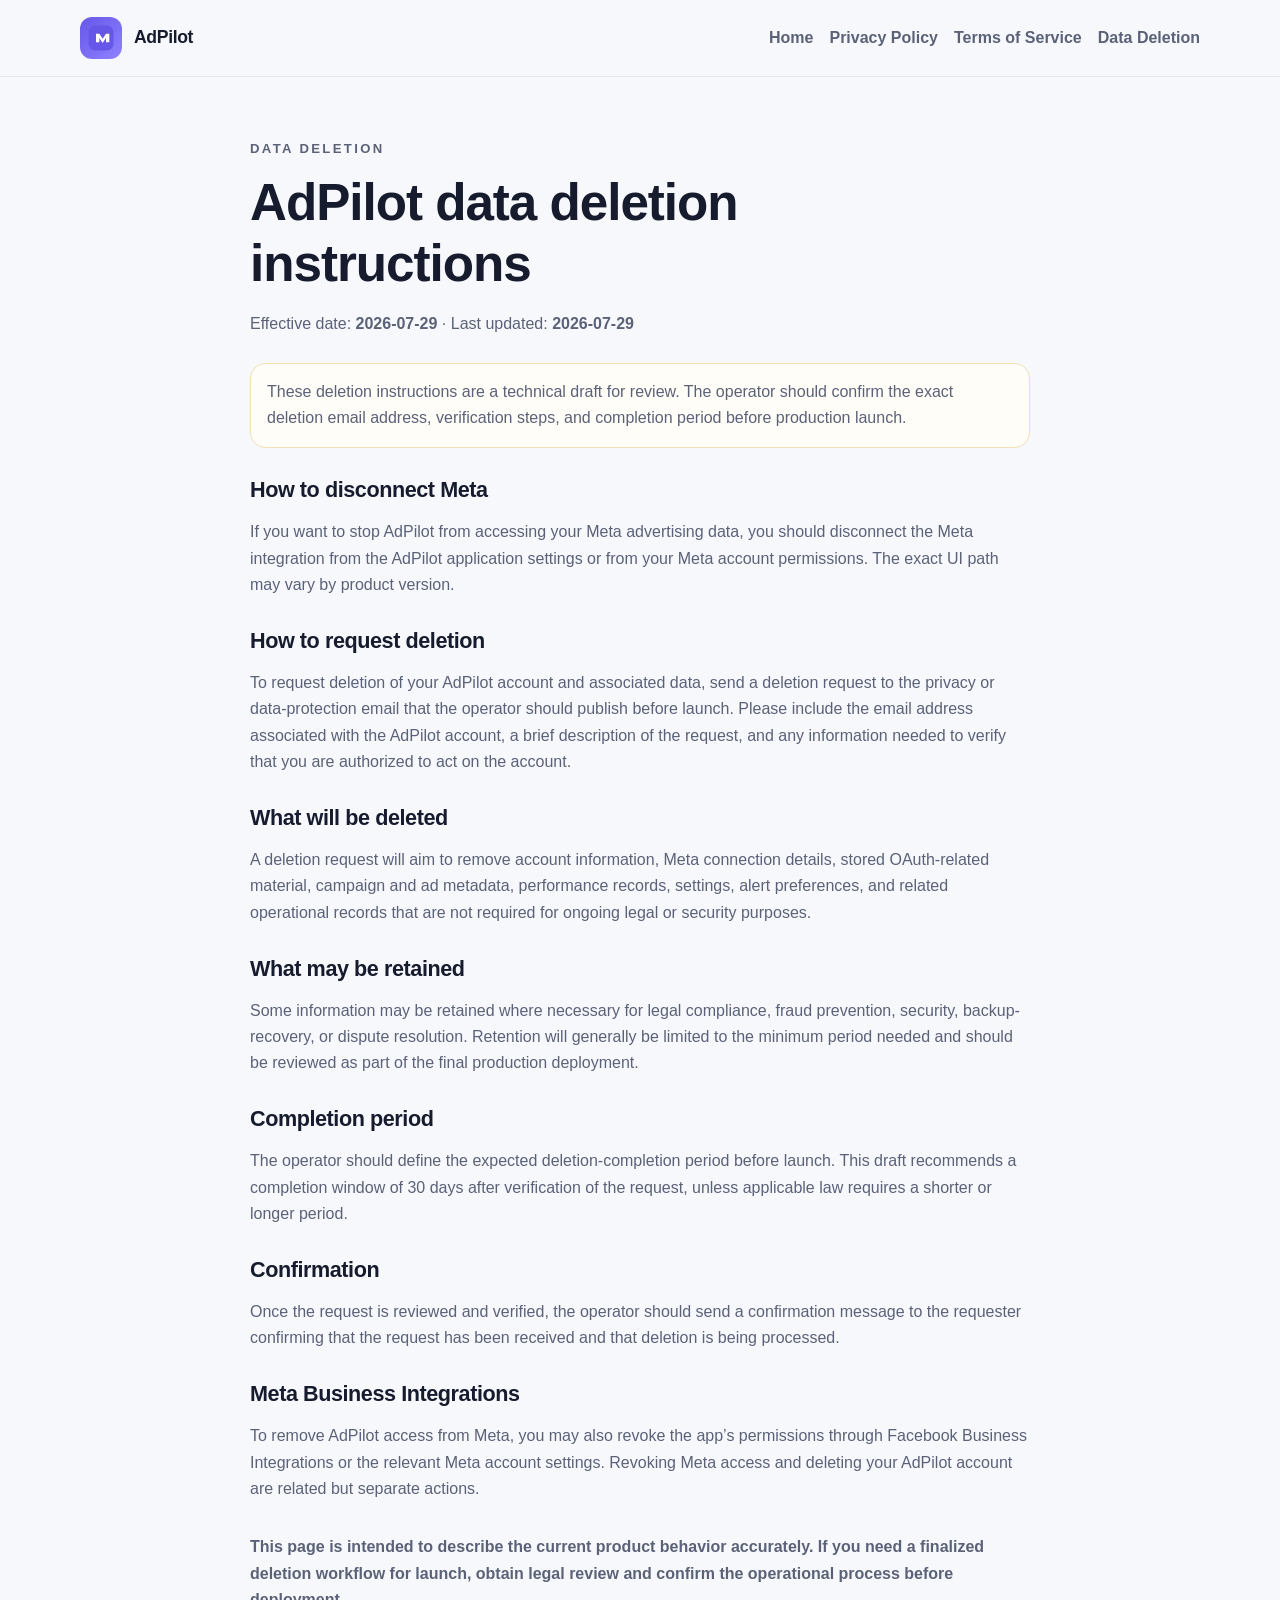
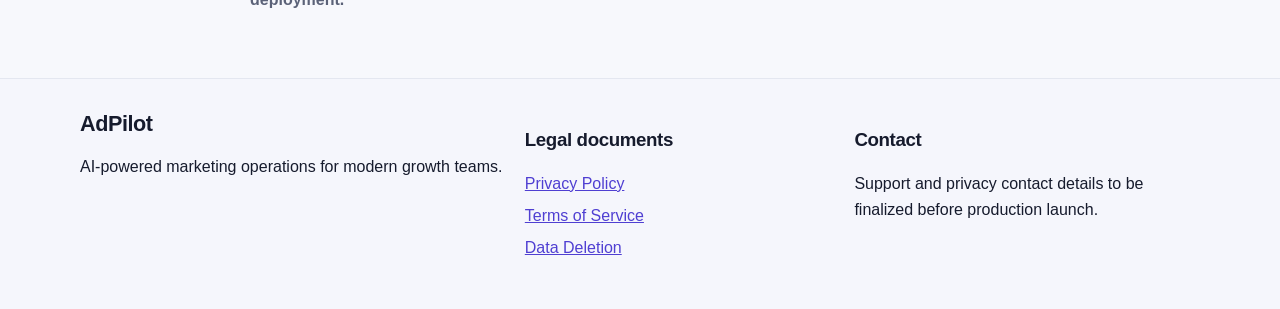
<file: legal-site/data-deletion/index.html>
<!DOCTYPE html>
<html lang="en">

<head>
  <meta charset="UTF-8" />
  <meta name="viewport" content="width=device-width, initial-scale=1.0" />
  <meta name="description"
    content="AdPilot data deletion instructions for disconnecting Meta, requesting deletion, and understanding retention." />
  <meta name="robots" content="index,follow" />
  <link rel="canonical" href="https://prashanth-reddy8.github.io/AdPilotWebsite/data-deletion" />
  <link rel="icon" href="../assets/favicon.svg" type="image/svg+xml" />
  <link rel="stylesheet" href="../styles.css" />
  <title>AdPilot Data Deletion</title>
</head>

<body>
  <header class="site-header">
    <div class="container nav-shell">
      <a class="brand" href="../" aria-label="AdPilot home">
        <img src="../assets/adpilot-mark.svg" alt="AdPilot mark" class="brand-mark" />
        <span class="brand-name">AdPilot</span>
      </a>
      <button class="nav-toggle" type="button" aria-expanded="false" aria-controls="site-nav">
        <span class="sr-only">Toggle navigation</span>
        <span></span><span></span><span></span>
      </button>
      <nav id="site-nav" class="site-nav" aria-label="Primary navigation">
        <a href="../">Home</a>
        <a href="../privacy/">Privacy Policy</a>
        <a href="../terms/">Terms of Service</a>
        <a href="./">Data Deletion</a>
      </nav>
    </div>
  </header>

  <main class="policy-page">
    <div class="container narrow">
      <p class="eyebrow">Data Deletion</p>
      <h1>AdPilot data deletion instructions</h1>
      <p class="meta">Effective date: <strong>2026-07-29</strong> · Last updated: <strong>2026-07-29</strong></p>
      <p class="review-note">
        These deletion instructions are a technical draft for review. The operator should confirm the exact
        deletion email address, verification steps, and completion period before production launch.
      </p>

      <h2>How to disconnect Meta</h2>
      <p>
        If you want to stop AdPilot from accessing your Meta advertising data, you should disconnect the Meta
        integration from the AdPilot application settings or from your Meta account permissions. The exact UI
        path may vary by product version.
      </p>

      <h2>How to request deletion</h2>
      <p>
        To request deletion of your AdPilot account and associated data, send a deletion request to the privacy
        or data-protection email that the operator should publish before launch. Please include the email address
        associated with the AdPilot account, a brief description of the request, and any information needed to
        verify that you are authorized to act on the account.
      </p>

      <h2>What will be deleted</h2>
      <p>
        A deletion request will aim to remove account information, Meta connection details, stored OAuth-related
        material, campaign and ad metadata, performance records, settings, alert preferences, and related
        operational records that are not required for ongoing legal or security purposes.
      </p>

      <h2>What may be retained</h2>
      <p>
        Some information may be retained where necessary for legal compliance, fraud prevention, security,
        backup-recovery, or dispute resolution. Retention will generally be limited to the minimum period needed
        and should be reviewed as part of the final production deployment.
      </p>

      <h2>Completion period</h2>
      <p>
        The operator should define the expected deletion-completion period before launch. This draft recommends a
        completion window of 30 days after verification of the request, unless applicable law requires a shorter
        or longer period.
      </p>

      <h2>Confirmation</h2>
      <p>
        Once the request is reviewed and verified, the operator should send a confirmation message to the
        requester confirming that the request has been received and that deletion is being processed.
      </p>

      <h2>Meta Business Integrations</h2>
      <p>
        To remove AdPilot access from Meta, you may also revoke the app’s permissions through Facebook Business
        Integrations or the relevant Meta account settings. Revoking Meta access and deleting your AdPilot
        account are related but separate actions.
      </p>

      <p class="closing">
        This page is intended to describe the current product behavior accurately. If you need a finalized
        deletion workflow for launch, obtain legal review and confirm the operational process before deployment.
      </p>
    </div>
  </main>

  <footer class="site-footer">
    <div class="container footer-grid">
      <div>
        <h2>AdPilot</h2>
        <p>AI-powered marketing operations for modern growth teams.</p>
      </div>
      <div>
        <h3>Legal documents</h3>
        <ul>
          <li><a href="../privacy/">Privacy Policy</a></li>
          <li><a href="../terms/">Terms of Service</a></li>
          <li><a href="./">Data Deletion</a></li>
        </ul>
      </div>
      <div>
        <h3>Contact</h3>
        <p>Support and privacy contact details to be finalized before production launch.</p>
      </div>
    </div>
  </footer>

  <script src="../scripts.js"></script>
</body>

</html>
</file>
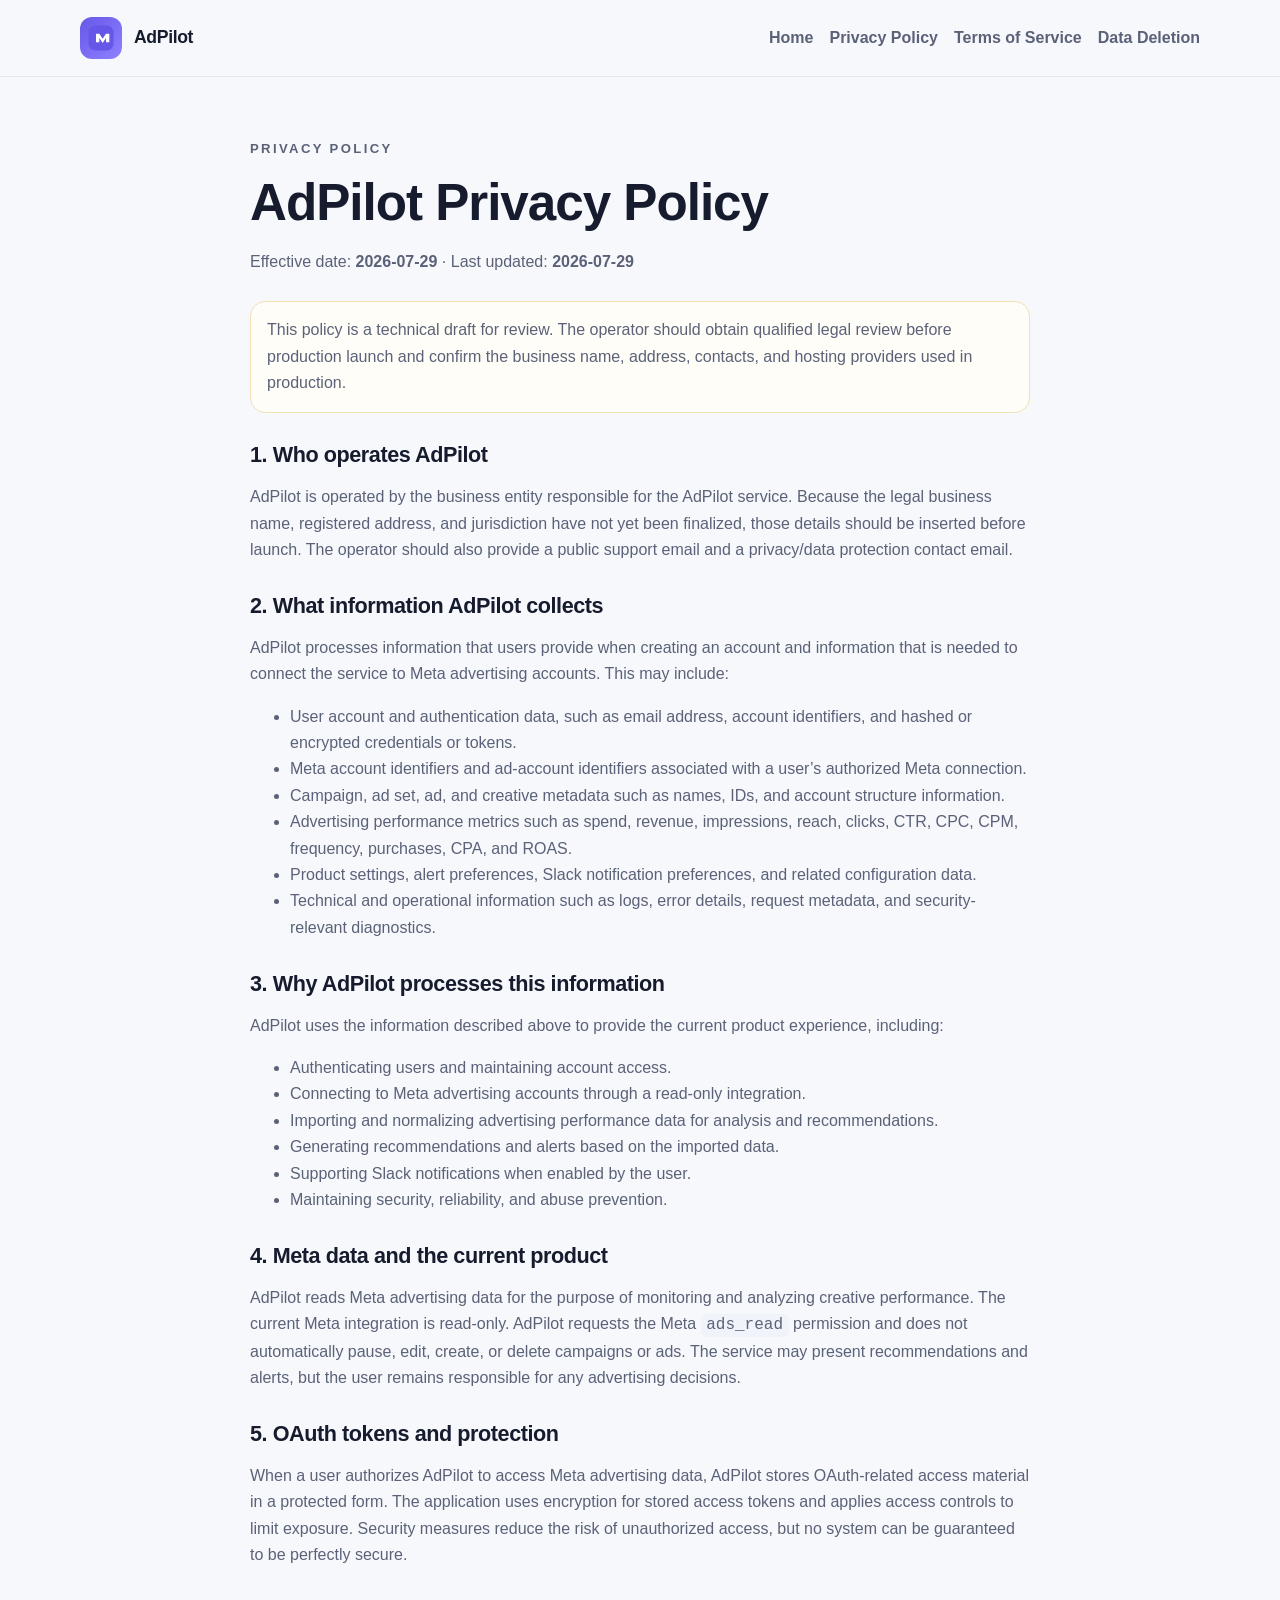
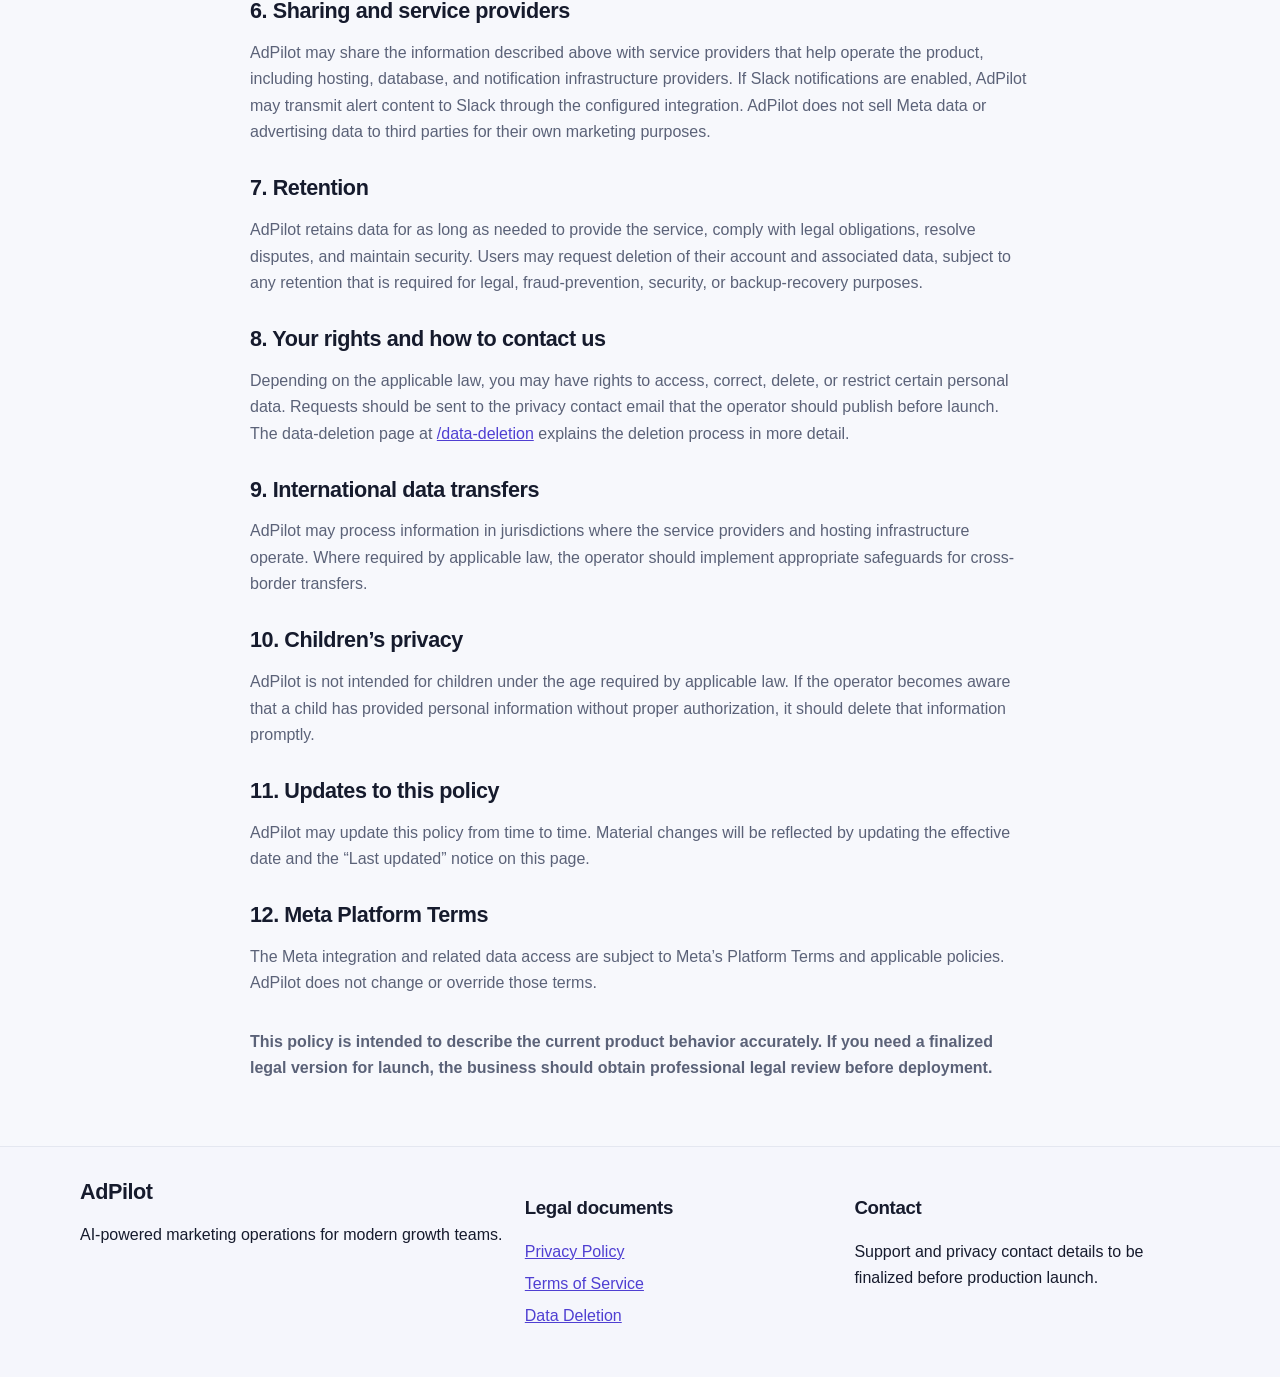
<file: legal-site/privacy/index.html>
<!DOCTYPE html>
<html lang="en">

<head>
  <meta charset="UTF-8" />
  <meta name="viewport" content="width=device-width, initial-scale=1.0" />
  <meta name="description"
    content="AdPilot Privacy Policy describing data collected, processing purposes, retention, and user rights." />
  <meta name="robots" content="index,follow" />
  <link rel="canonical" href="https://prashanth-reddy8.github.io/AdPilotWebsite/privacy" />
  <link rel="icon" href="../assets/favicon.svg" type="image/svg+xml" />
  <link rel="stylesheet" href="../styles.css" />
  <title>AdPilot Privacy Policy</title>
</head>

<body>
  <header class="site-header">
    <div class="container nav-shell">
      <a class="brand" href="../" aria-label="AdPilot home">
        <img src="../assets/adpilot-mark.svg" alt="AdPilot mark" class="brand-mark" />
        <span class="brand-name">AdPilot</span>
      </a>
      <button class="nav-toggle" type="button" aria-expanded="false" aria-controls="site-nav">
        <span class="sr-only">Toggle navigation</span>
        <span></span><span></span><span></span>
      </button>
      <nav id="site-nav" class="site-nav" aria-label="Primary navigation">
        <a href="../">Home</a>
        <a href="./">Privacy Policy</a>
        <a href="../terms/">Terms of Service</a>
        <a href="../data-deletion/">Data Deletion</a>
      </nav>
    </div>
  </header>

  <main class="policy-page">
    <div class="container narrow">
      <p class="eyebrow">Privacy Policy</p>
      <h1>AdPilot Privacy Policy</h1>
      <p class="meta">Effective date: <strong>2026-07-29</strong> · Last updated: <strong>2026-07-29</strong></p>
      <p class="review-note">
        This policy is a technical draft for review. The operator should obtain qualified legal review before
        production launch and confirm the business name, address, contacts, and hosting providers used in
        production.
      </p>

      <h2>1. Who operates AdPilot</h2>
      <p>
        AdPilot is operated by the business entity responsible for the AdPilot service. Because the legal
        business name, registered address, and jurisdiction have not yet been finalized, those details should
        be inserted before launch. The operator should also provide a public support email and a privacy/data
        protection contact email.
      </p>

      <h2>2. What information AdPilot collects</h2>
      <p>
        AdPilot processes information that users provide when creating an account and information that is
        needed to connect the service to Meta advertising accounts. This may include:
      </p>
      <ul>
        <li>User account and authentication data, such as email address, account identifiers, and hashed or encrypted
          credentials or tokens.</li>
        <li>Meta account identifiers and ad-account identifiers associated with a user’s authorized Meta connection.
        </li>
        <li>Campaign, ad set, ad, and creative metadata such as names, IDs, and account structure information.</li>
        <li>Advertising performance metrics such as spend, revenue, impressions, reach, clicks, CTR, CPC, CPM,
          frequency, purchases, CPA, and ROAS.</li>
        <li>Product settings, alert preferences, Slack notification preferences, and related configuration data.</li>
        <li>Technical and operational information such as logs, error details, request metadata, and security-relevant
          diagnostics.</li>
      </ul>

      <h2>3. Why AdPilot processes this information</h2>
      <p>
        AdPilot uses the information described above to provide the current product experience, including:
      </p>
      <ul>
        <li>Authenticating users and maintaining account access.</li>
        <li>Connecting to Meta advertising accounts through a read-only integration.</li>
        <li>Importing and normalizing advertising performance data for analysis and recommendations.</li>
        <li>Generating recommendations and alerts based on the imported data.</li>
        <li>Supporting Slack notifications when enabled by the user.</li>
        <li>Maintaining security, reliability, and abuse prevention.</li>
      </ul>

      <h2>4. Meta data and the current product</h2>
      <p>
        AdPilot reads Meta advertising data for the purpose of monitoring and analyzing creative performance.
        The current Meta integration is read-only. AdPilot requests the Meta <code>ads_read</code> permission
        and does not automatically pause, edit, create, or delete campaigns or ads. The service may present
        recommendations and alerts, but the user remains responsible for any advertising decisions.
      </p>

      <h2>5. OAuth tokens and protection</h2>
      <p>
        When a user authorizes AdPilot to access Meta advertising data, AdPilot stores OAuth-related access
        material in a protected form. The application uses encryption for stored access tokens and applies
        access controls to limit exposure. Security measures reduce the risk of unauthorized access, but no
        system can be guaranteed to be perfectly secure.
      </p>

      <h2>6. Sharing and service providers</h2>
      <p>
        AdPilot may share the information described above with service providers that help operate the product,
        including hosting, database, and notification infrastructure providers. If Slack notifications are enabled,
        AdPilot may transmit alert content to Slack through the configured integration. AdPilot does not sell Meta
        data or advertising data to third parties for their own marketing purposes.
      </p>

      <h2>7. Retention</h2>
      <p>
        AdPilot retains data for as long as needed to provide the service, comply with legal obligations,
        resolve disputes, and maintain security. Users may request deletion of their account and associated data,
        subject to any retention that is required for legal, fraud-prevention, security, or backup-recovery
        purposes.
      </p>

      <h2>8. Your rights and how to contact us</h2>
      <p>
        Depending on the applicable law, you may have rights to access, correct, delete, or restrict certain
        personal data. Requests should be sent to the privacy contact email that the operator should publish
        before launch. The data-deletion page at <a href="../data-deletion/">/data-deletion</a> explains the
        deletion process in more detail.
      </p>

      <h2>9. International data transfers</h2>
      <p>
        AdPilot may process information in jurisdictions where the service providers and hosting infrastructure
        operate. Where required by applicable law, the operator should implement appropriate safeguards for
        cross-border transfers.
      </p>

      <h2>10. Children’s privacy</h2>
      <p>
        AdPilot is not intended for children under the age required by applicable law. If the operator becomes
        aware that a child has provided personal information without proper authorization, it should delete that
        information promptly.
      </p>

      <h2>11. Updates to this policy</h2>
      <p>
        AdPilot may update this policy from time to time. Material changes will be reflected by updating the
        effective date and the “Last updated” notice on this page.
      </p>

      <h2>12. Meta Platform Terms</h2>
      <p>
        The Meta integration and related data access are subject to Meta’s Platform Terms and applicable policies.
        AdPilot does not change or override those terms.
      </p>

      <p class="closing">
        This policy is intended to describe the current product behavior accurately. If you need a finalized
        legal version for launch, the business should obtain professional legal review before deployment.
      </p>
    </div>
  </main>

  <footer class="site-footer">
    <div class="container footer-grid">
      <div>
        <h2>AdPilot</h2>
        <p>AI-powered marketing operations for modern growth teams.</p>
      </div>
      <div>
        <h3>Legal documents</h3>
        <ul>
          <li><a href="./">Privacy Policy</a></li>
          <li><a href="../terms/">Terms of Service</a></li>
          <li><a href="../data-deletion/">Data Deletion</a></li>
        </ul>
      </div>
      <div>
        <h3>Contact</h3>
        <p>Support and privacy contact details to be finalized before production launch.</p>
      </div>
    </div>
  </footer>

  <script src="../scripts.js"></script>
</body>

</html>
</file>
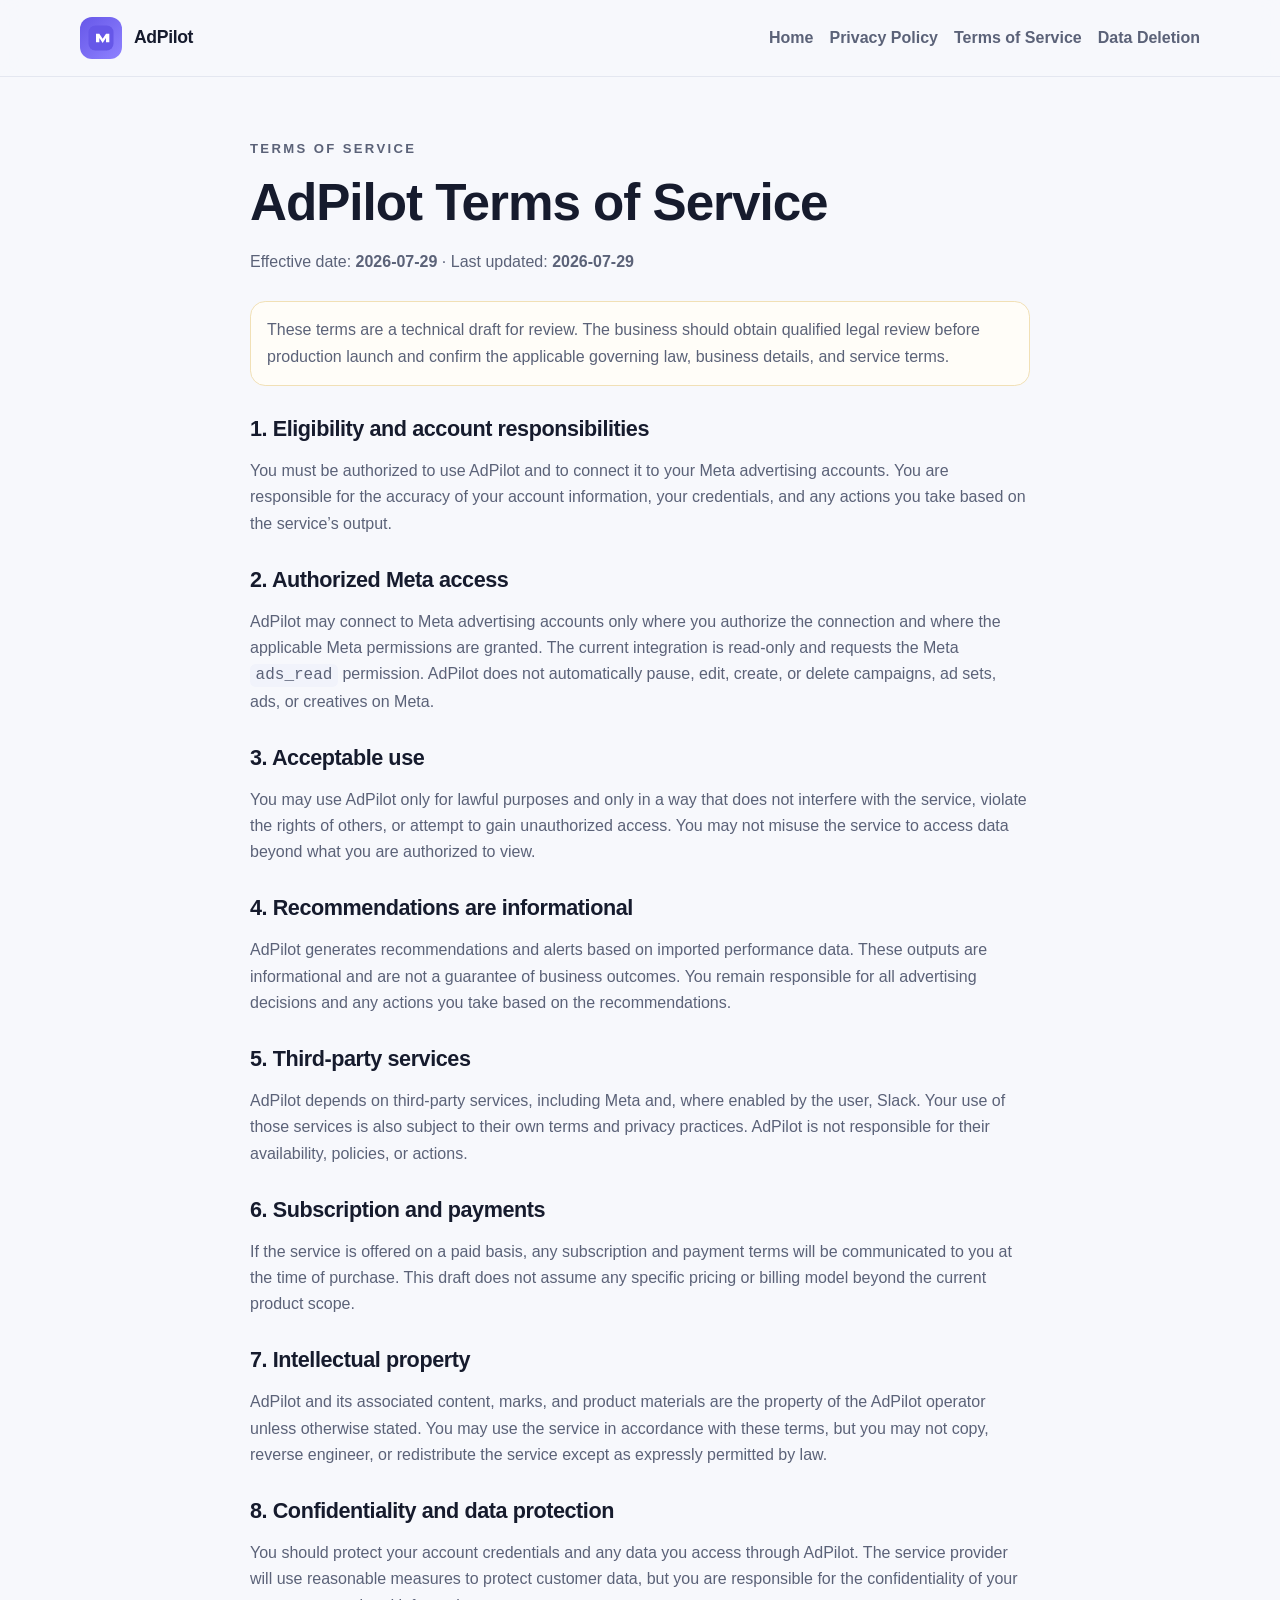
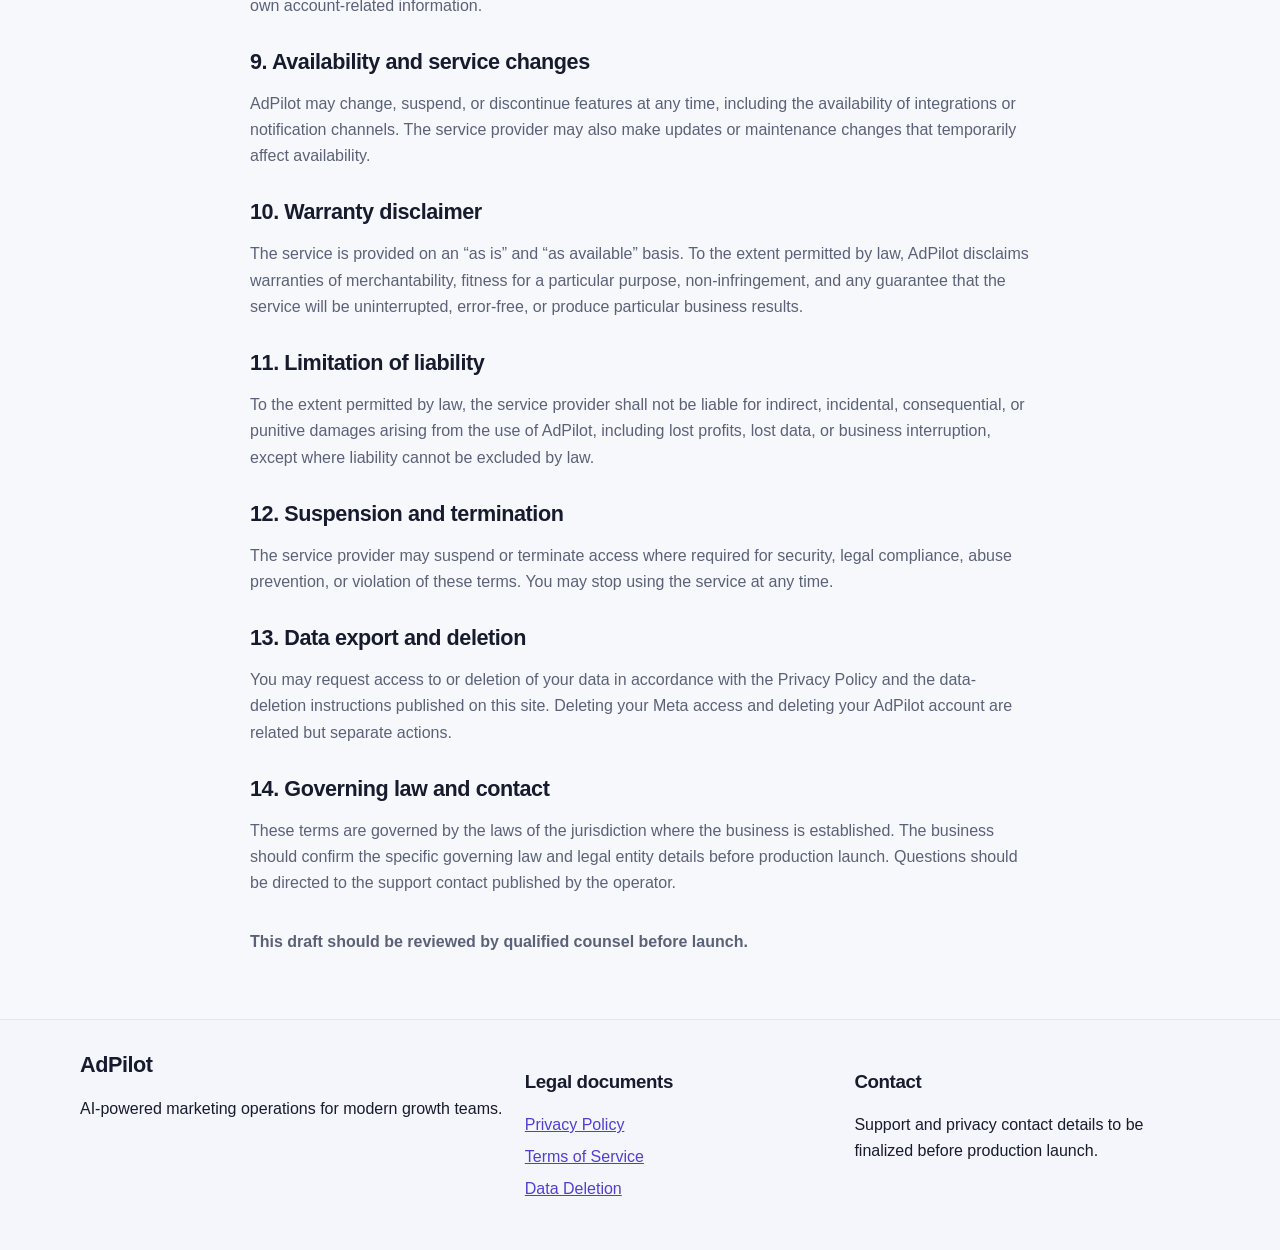
<file: legal-site/terms/index.html>
<!DOCTYPE html>
<html lang="en">

<head>
  <meta charset="UTF-8" />
  <meta name="viewport" content="width=device-width, initial-scale=1.0" />
  <meta name="description"
    content="AdPilot Terms of Service covering account use, Meta access, recommendations, and liability." />
  <meta name="robots" content="index,follow" />
  <link rel="canonical" href="https://prashanth-reddy8.github.io/AdPilotWebsite/terms" />
  <link rel="icon" href="../assets/favicon.svg" type="image/svg+xml" />
  <link rel="stylesheet" href="../styles.css" />
  <title>AdPilot Terms of Service</title>
</head>

<body>
  <header class="site-header">
    <div class="container nav-shell">
      <a class="brand" href="../" aria-label="AdPilot home">
        <img src="../assets/adpilot-mark.svg" alt="AdPilot mark" class="brand-mark" />
        <span class="brand-name">AdPilot</span>
      </a>
      <button class="nav-toggle" type="button" aria-expanded="false" aria-controls="site-nav">
        <span class="sr-only">Toggle navigation</span>
        <span></span><span></span><span></span>
      </button>
      <nav id="site-nav" class="site-nav" aria-label="Primary navigation">
        <a href="../">Home</a>
        <a href="../privacy/">Privacy Policy</a>
        <a href="./">Terms of Service</a>
        <a href="../data-deletion/">Data Deletion</a>
      </nav>
    </div>
  </header>

  <main class="policy-page">
    <div class="container narrow">
      <p class="eyebrow">Terms of Service</p>
      <h1>AdPilot Terms of Service</h1>
      <p class="meta">Effective date: <strong>2026-07-29</strong> · Last updated: <strong>2026-07-29</strong></p>
      <p class="review-note">
        These terms are a technical draft for review. The business should obtain qualified legal review before
        production launch and confirm the applicable governing law, business details, and service terms.
      </p>

      <h2>1. Eligibility and account responsibilities</h2>
      <p>
        You must be authorized to use AdPilot and to connect it to your Meta advertising accounts. You are
        responsible for the accuracy of your account information, your credentials, and any actions you take
        based on the service’s output.
      </p>

      <h2>2. Authorized Meta access</h2>
      <p>
        AdPilot may connect to Meta advertising accounts only where you authorize the connection and where the
        applicable Meta permissions are granted. The current integration is read-only and requests the
        Meta <code>ads_read</code> permission. AdPilot does not automatically pause, edit, create, or delete
        campaigns, ad sets, ads, or creatives on Meta.
      </p>

      <h2>3. Acceptable use</h2>
      <p>
        You may use AdPilot only for lawful purposes and only in a way that does not interfere with the service,
        violate the rights of others, or attempt to gain unauthorized access. You may not misuse the service to
        access data beyond what you are authorized to view.
      </p>

      <h2>4. Recommendations are informational</h2>
      <p>
        AdPilot generates recommendations and alerts based on imported performance data. These outputs are
        informational and are not a guarantee of business outcomes. You remain responsible for all advertising
        decisions and any actions you take based on the recommendations.
      </p>

      <h2>5. Third-party services</h2>
      <p>
        AdPilot depends on third-party services, including Meta and, where enabled by the user, Slack. Your use
        of those services is also subject to their own terms and privacy practices. AdPilot is not responsible
        for their availability, policies, or actions.
      </p>

      <h2>6. Subscription and payments</h2>
      <p>
        If the service is offered on a paid basis, any subscription and payment terms will be communicated to you
        at the time of purchase. This draft does not assume any specific pricing or billing model beyond the
        current product scope.
      </p>

      <h2>7. Intellectual property</h2>
      <p>
        AdPilot and its associated content, marks, and product materials are the property of the AdPilot operator
        unless otherwise stated. You may use the service in accordance with these terms, but you may not copy,
        reverse engineer, or redistribute the service except as expressly permitted by law.
      </p>

      <h2>8. Confidentiality and data protection</h2>
      <p>
        You should protect your account credentials and any data you access through AdPilot. The service provider
        will use reasonable measures to protect customer data, but you are responsible for the confidentiality of
        your own account-related information.
      </p>

      <h2>9. Availability and service changes</h2>
      <p>
        AdPilot may change, suspend, or discontinue features at any time, including the availability of
        integrations or notification channels. The service provider may also make updates or maintenance changes
        that temporarily affect availability.
      </p>

      <h2>10. Warranty disclaimer</h2>
      <p>
        The service is provided on an “as is” and “as available” basis. To the extent permitted by law, AdPilot
        disclaims warranties of merchantability, fitness for a particular purpose, non-infringement, and any
        guarantee that the service will be uninterrupted, error-free, or produce particular business results.
      </p>

      <h2>11. Limitation of liability</h2>
      <p>
        To the extent permitted by law, the service provider shall not be liable for indirect, incidental,
        consequential, or punitive damages arising from the use of AdPilot, including lost profits, lost data,
        or business interruption, except where liability cannot be excluded by law.
      </p>

      <h2>12. Suspension and termination</h2>
      <p>
        The service provider may suspend or terminate access where required for security, legal compliance,
        abuse prevention, or violation of these terms. You may stop using the service at any time.
      </p>

      <h2>13. Data export and deletion</h2>
      <p>
        You may request access to or deletion of your data in accordance with the Privacy Policy and the
        data-deletion instructions published on this site. Deleting your Meta access and deleting your AdPilot
        account are related but separate actions.
      </p>

      <h2>14. Governing law and contact</h2>
      <p>
        These terms are governed by the laws of the jurisdiction where the business is established. The
        business should confirm the specific governing law and legal entity details before production launch.
        Questions should be directed to the support contact published by the operator.
      </p>

      <p class="closing">
        This draft should be reviewed by qualified counsel before launch.
      </p>
    </div>
  </main>

  <footer class="site-footer">
    <div class="container footer-grid">
      <div>
        <h2>AdPilot</h2>
        <p>AI-powered marketing operations for modern growth teams.</p>
      </div>
      <div>
        <h3>Legal documents</h3>
        <ul>
          <li><a href="../privacy/">Privacy Policy</a></li>
          <li><a href="./">Terms of Service</a></li>
          <li><a href="../data-deletion/">Data Deletion</a></li>
        </ul>
      </div>
      <div>
        <h3>Contact</h3>
        <p>Support and privacy contact details to be finalized before production launch.</p>
      </div>
    </div>
  </footer>

  <script src="../scripts.js"></script>
</body>

</html>
</file>
<file: styles.css>
:root {
  color-scheme: light;
  --bg: #f7f8fc;
  --surface: #ffffff;
  --surface-strong: #f1f3fb;
  --text: #161b2d;
  --muted: #5b6278;
  --border: #e4e7f0;
  --primary: #6657e8;
  --primary-dark: #4f3fd2;
  --focus: #2d6df6;
  --shadow: 0 18px 45px rgba(34, 41, 69, 0.08);
}

* {
  box-sizing: border-box;
}

html {
  scroll-behavior: smooth;
}

body {
  margin: 0;
  font-family: Arial, Helvetica, sans-serif;
  background: var(--bg);
  color: var(--text);
  line-height: 1.65;
}

a {
  color: var(--primary-dark);
}

a:hover {
  color: var(--primary);
}

a:focus-visible,
button:focus-visible {
  outline: 3px solid var(--focus);
  outline-offset: 3px;
}

img {
  max-width: 100%;
  display: block;
}

code {
  font-family: Consolas, "Courier New", monospace;
  background: var(--surface-strong);
  padding: 0.15rem 0.35rem;
  border-radius: 0.35rem;
}

.container {
  width: min(1120px, calc(100% - 2rem));
  margin: 0 auto;
}

.narrow {
  width: min(780px, calc(100% - 2rem));
}

.sr-only {
  position: absolute;
  width: 1px;
  height: 1px;
  padding: 0;
  margin: -1px;
  overflow: hidden;
  clip: rect(0, 0, 0, 0);
  white-space: nowrap;
  border: 0;
}

.site-header {
  position: sticky;
  top: 0;
  z-index: 20;
  backdrop-filter: blur(12px);
  background: rgba(247, 248, 252, 0.9);
  border-bottom: 1px solid var(--border);
}

.nav-shell {
  display: flex;
  align-items: center;
  justify-content: space-between;
  min-height: 76px;
  gap: 1rem;
}

.brand {
  display: inline-flex;
  align-items: center;
  gap: 0.75rem;
  text-decoration: none;
  color: var(--text);
  font-weight: 800;
  font-size: 1.1rem;
}

.brand-mark {
  width: 42px;
  height: 42px;
  border-radius: 12px;
  background: linear-gradient(135deg, var(--primary), #8f82ff);
  padding: 0.35rem;
}

.brand-name {
  letter-spacing: -0.02em;
}

.site-nav {
  display: flex;
  gap: 1rem;
  flex-wrap: wrap;
}

.site-nav a {
  text-decoration: none;
  color: var(--muted);
  font-weight: 600;
}

.site-nav a:hover,
.site-nav a:focus-visible {
  color: var(--primary-dark);
}

.nav-toggle {
  display: none;
  border: 1px solid var(--border);
  background: var(--surface);
  border-radius: 999px;
  padding: 0.55rem;
}

.nav-toggle span {
  display: block;
  width: 22px;
  height: 2px;
  background: var(--text);
  margin: 4px 0;
}

.hero {
  padding: 5rem 0 3rem;
}

.hero-grid {
  display: grid;
  grid-template-columns: 1.35fr 0.85fr;
  gap: 2rem;
  align-items: center;
}

.eyebrow {
  display: inline-block;
  text-transform: uppercase;
  letter-spacing: 0.18em;
  font-size: 0.82rem;
  font-weight: 800;
  color: var(--primary);
  margin-bottom: 0.75rem;
}

h1,
h2,
h3 {
  line-height: 1.2;
  letter-spacing: -0.02em;
}

h1 {
  font-size: clamp(2rem, 4vw, 3.2rem);
  margin: 0 0 1rem;
}

h2 {
  font-size: 1.35rem;
  margin-top: 0;
}

.lead {
  font-size: 1.08rem;
  color: var(--muted);
  max-width: 64ch;
}

.hero-actions {
  display: flex;
  flex-wrap: wrap;
  gap: 0.9rem;
  margin: 1.5rem 0;
}

.button {
  display: inline-flex;
  align-items: center;
  justify-content: center;
  padding: 0.8rem 1.1rem;
  border-radius: 999px;
  text-decoration: none;
  font-weight: 700;
}

.button.primary {
  background: var(--primary);
  color: #fff;
}

.button.primary:hover {
  background: var(--primary-dark);
  color: #fff;
}

.button.secondary {
  background: var(--surface);
  color: var(--text);
  border: 1px solid var(--border);
}

.review-note {
  background: #fffdf8;
  border: 1px solid #f1e0b6;
  padding: 0.95rem 1rem;
  border-radius: 0.95rem;
  color: #6f5322;
  margin-top: 1.1rem;
}

.card-grid {
  display: grid;
  grid-template-columns: repeat(3, minmax(0, 1fr));
  gap: 1rem;
  padding: 1rem 0 3rem;
}

.card,
.spotlight {
  background: var(--surface);
  border: 1px solid var(--border);
  border-radius: 1.1rem;
  padding: 1.3rem;
  box-shadow: var(--shadow);
}

.spotlight ul {
  padding-left: 1.1rem;
}

.policy-page {
  padding: 3rem 0 3rem;
}

.meta {
  color: var(--muted);
  margin-bottom: 1.6rem;
}

.policy-page h2 {
  margin: 1.85rem 0 0.6rem;
}

.policy-page p,
.policy-page ul {
  color: var(--muted);
}

.closing {
  margin-top: 2rem;
  font-weight: 700;
  color: var(--text);
}

.site-footer {
  border-top: 1px solid var(--border);
  padding: 2rem 0 3rem;
  background: #f5f6fc;
}

.footer-grid {
  display: grid;
  grid-template-columns: 1.1fr 0.8fr 0.9fr;
  gap: 1.4rem;
}

.site-footer ul {
  padding: 0;
  list-style: none;
  margin: 0;
}

.site-footer li+li {
  margin-top: 0.35rem;
}

@media (max-width: 860px) {

  .hero-grid,
  .card-grid,
  .footer-grid {
    grid-template-columns: 1fr;
  }

  .hero {
    padding-top: 3rem;
  }
}

@media (max-width: 720px) {
  .nav-toggle {
    display: inline-block;
  }

  .site-nav {
    display: none;
    position: absolute;
    top: 76px;
    left: 1rem;
    right: 1rem;
    background: var(--surface);
    border: 1px solid var(--border);
    border-radius: 1rem;
    padding: 1rem;
    box-shadow: var(--shadow);
  }

  .site-nav.open {
    display: flex;
    flex-direction: column;
  }

  .hero-actions {
    flex-direction: column;
    align-items: flex-start;
  }
}
</file>
<file: legal-site/styles.css>
:root {
  color-scheme: light;
  --bg: #f7f8fc;
  --surface: #ffffff;
  --surface-strong: #f1f3fb;
  --text: #161b2d;
  --muted: #5b6278;
  --border: #e4e7f0;
  --primary: #6657e8;
  --primary-dark: #4f3fd2;
  --focus: #2d6df6;
  --shadow: 0 18px 45px rgba(34, 41, 69, 0.08);
}

* {
  box-sizing: border-box;
}

html {
  scroll-behavior: smooth;
}

body {
  margin: 0;
  font-family: Arial, Helvetica, sans-serif;
  background: var(--bg);
  color: var(--text);
  line-height: 1.65;
}

a {
  color: var(--primary-dark);
}

a:hover {
  color: var(--primary);
}

a:focus-visible,
button:focus-visible {
  outline: 3px solid var(--focus);
  outline-offset: 3px;
}

img {
  max-width: 100%;
  display: block;
}

code {
  font-family: Consolas, "Courier New", monospace;
  background: var(--surface-strong);
  padding: 0.15rem 0.35rem;
  border-radius: 0.35rem;
}

.container {
  width: min(1120px, calc(100% - 2rem));
  margin: 0 auto;
}

.narrow {
  width: min(780px, calc(100% - 2rem));
}

.sr-only {
  position: absolute;
  width: 1px;
  height: 1px;
  padding: 0;
  margin: -1px;
  overflow: hidden;
  clip: rect(0, 0, 0, 0);
  white-space: nowrap;
  border: 0;
}

.site-header {
  position: sticky;
  top: 0;
  z-index: 20;
  backdrop-filter: blur(12px);
  background: rgba(247, 248, 252, 0.9);
  border-bottom: 1px solid var(--border);
}

.nav-shell {
  display: flex;
  align-items: center;
  justify-content: space-between;
  min-height: 76px;
  gap: 1rem;
}

.brand {
  display: inline-flex;
  align-items: center;
  gap: 0.75rem;
  text-decoration: none;
  color: var(--text);
  font-weight: 800;
  font-size: 1.1rem;
}

.brand-mark {
  width: 42px;
  height: 42px;
  border-radius: 12px;
  background: linear-gradient(135deg, var(--primary), #8f82ff);
  padding: 0.35rem;
}

.brand-name {
  letter-spacing: -0.02em;
}

.site-nav {
  display: flex;
  gap: 1rem;
  flex-wrap: wrap;
}

.site-nav a {
  text-decoration: none;
  color: var(--muted);
  font-weight: 600;
}

.site-nav a:hover,
.site-nav a:focus-visible {
  color: var(--primary-dark);
}

.nav-toggle {
  display: none;
  border: 1px solid var(--border);
  background: var(--surface);
  border-radius: 999px;
  padding: 0.55rem;
}

.nav-toggle span {
  display: block;
  width: 22px;
  height: 2px;
  background: var(--text);
  margin: 4px 0;
}

.hero {
  padding: 5rem 0 3rem;
}

.hero-grid {
  display: grid;
  grid-template-columns: 1.35fr 0.85fr;
  gap: 2rem;
  align-items: center;
}

.eyebrow {
  display: inline-block;
  text-transform: uppercase;
  letter-spacing: 0.18em;
  font-size: 0.82rem;
  font-weight: 800;
  color: var(--primary);
  margin-bottom: 0.75rem;
}

h1,
h2,
h3 {
  line-height: 1.2;
  letter-spacing: -0.02em;
}

h1 {
  font-size: clamp(2rem, 4vw, 3.2rem);
  margin: 0 0 1rem;
}

h2 {
  font-size: 1.35rem;
  margin-top: 0;
}

.lead {
  font-size: 1.08rem;
  color: var(--muted);
  max-width: 64ch;
}

.hero-actions {
  display: flex;
  flex-wrap: wrap;
  gap: 0.9rem;
  margin: 1.5rem 0;
}

.button {
  display: inline-flex;
  align-items: center;
  justify-content: center;
  padding: 0.8rem 1.1rem;
  border-radius: 999px;
  text-decoration: none;
  font-weight: 700;
}

.button.primary {
  background: var(--primary);
  color: #fff;
}

.button.primary:hover {
  background: var(--primary-dark);
  color: #fff;
}

.button.secondary {
  background: var(--surface);
  color: var(--text);
  border: 1px solid var(--border);
}

.review-note {
  background: #fffdf8;
  border: 1px solid #f1e0b6;
  padding: 0.95rem 1rem;
  border-radius: 0.95rem;
  color: #6f5322;
  margin-top: 1.1rem;
}

.card-grid {
  display: grid;
  grid-template-columns: repeat(3, minmax(0, 1fr));
  gap: 1rem;
  padding: 1rem 0 3rem;
}

.card,
.spotlight {
  background: var(--surface);
  border: 1px solid var(--border);
  border-radius: 1.1rem;
  padding: 1.3rem;
  box-shadow: var(--shadow);
}

.spotlight ul {
  padding-left: 1.1rem;
}

.policy-page {
  padding: 3rem 0 3rem;
}

.meta {
  color: var(--muted);
  margin-bottom: 1.6rem;
}

.policy-page h2 {
  margin: 1.85rem 0 0.6rem;
}

.policy-page p,
.policy-page ul {
  color: var(--muted);
}

.closing {
  margin-top: 2rem;
  font-weight: 700;
  color: var(--text);
}

.site-footer {
  border-top: 1px solid var(--border);
  padding: 2rem 0 3rem;
  background: #f5f6fc;
}

.footer-grid {
  display: grid;
  grid-template-columns: 1.1fr 0.8fr 0.9fr;
  gap: 1.4rem;
}

.site-footer ul {
  padding: 0;
  list-style: none;
  margin: 0;
}

.site-footer li+li {
  margin-top: 0.35rem;
}

@media (max-width: 860px) {

  .hero-grid,
  .card-grid,
  .footer-grid {
    grid-template-columns: 1fr;
  }

  .hero {
    padding-top: 3rem;
  }
}

@media (max-width: 720px) {
  .nav-toggle {
    display: inline-block;
  }

  .site-nav {
    display: none;
    position: absolute;
    top: 76px;
    left: 1rem;
    right: 1rem;
    background: var(--surface);
    border: 1px solid var(--border);
    border-radius: 1rem;
    padding: 1rem;
    box-shadow: var(--shadow);
  }

  .site-nav.open {
    display: flex;
    flex-direction: column;
  }

  .hero-actions {
    flex-direction: column;
    align-items: flex-start;
  }
}
</file>
